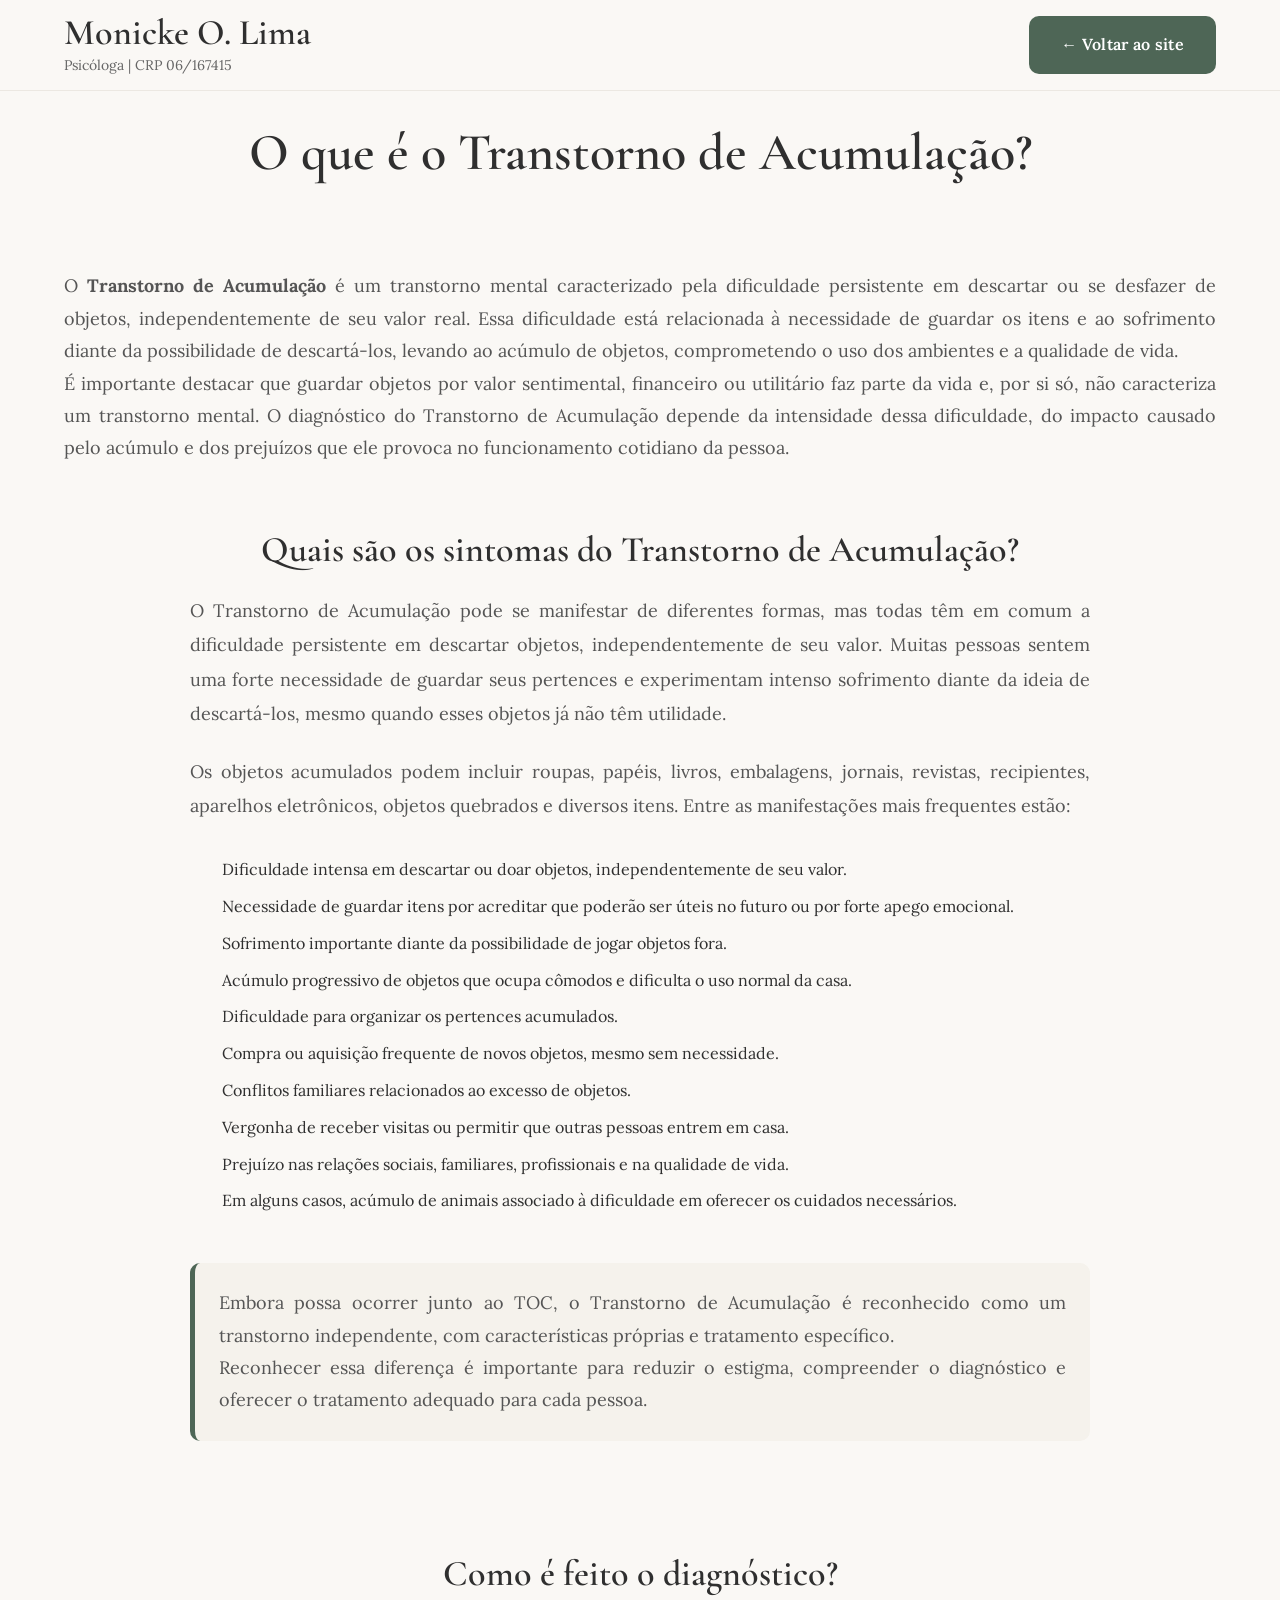
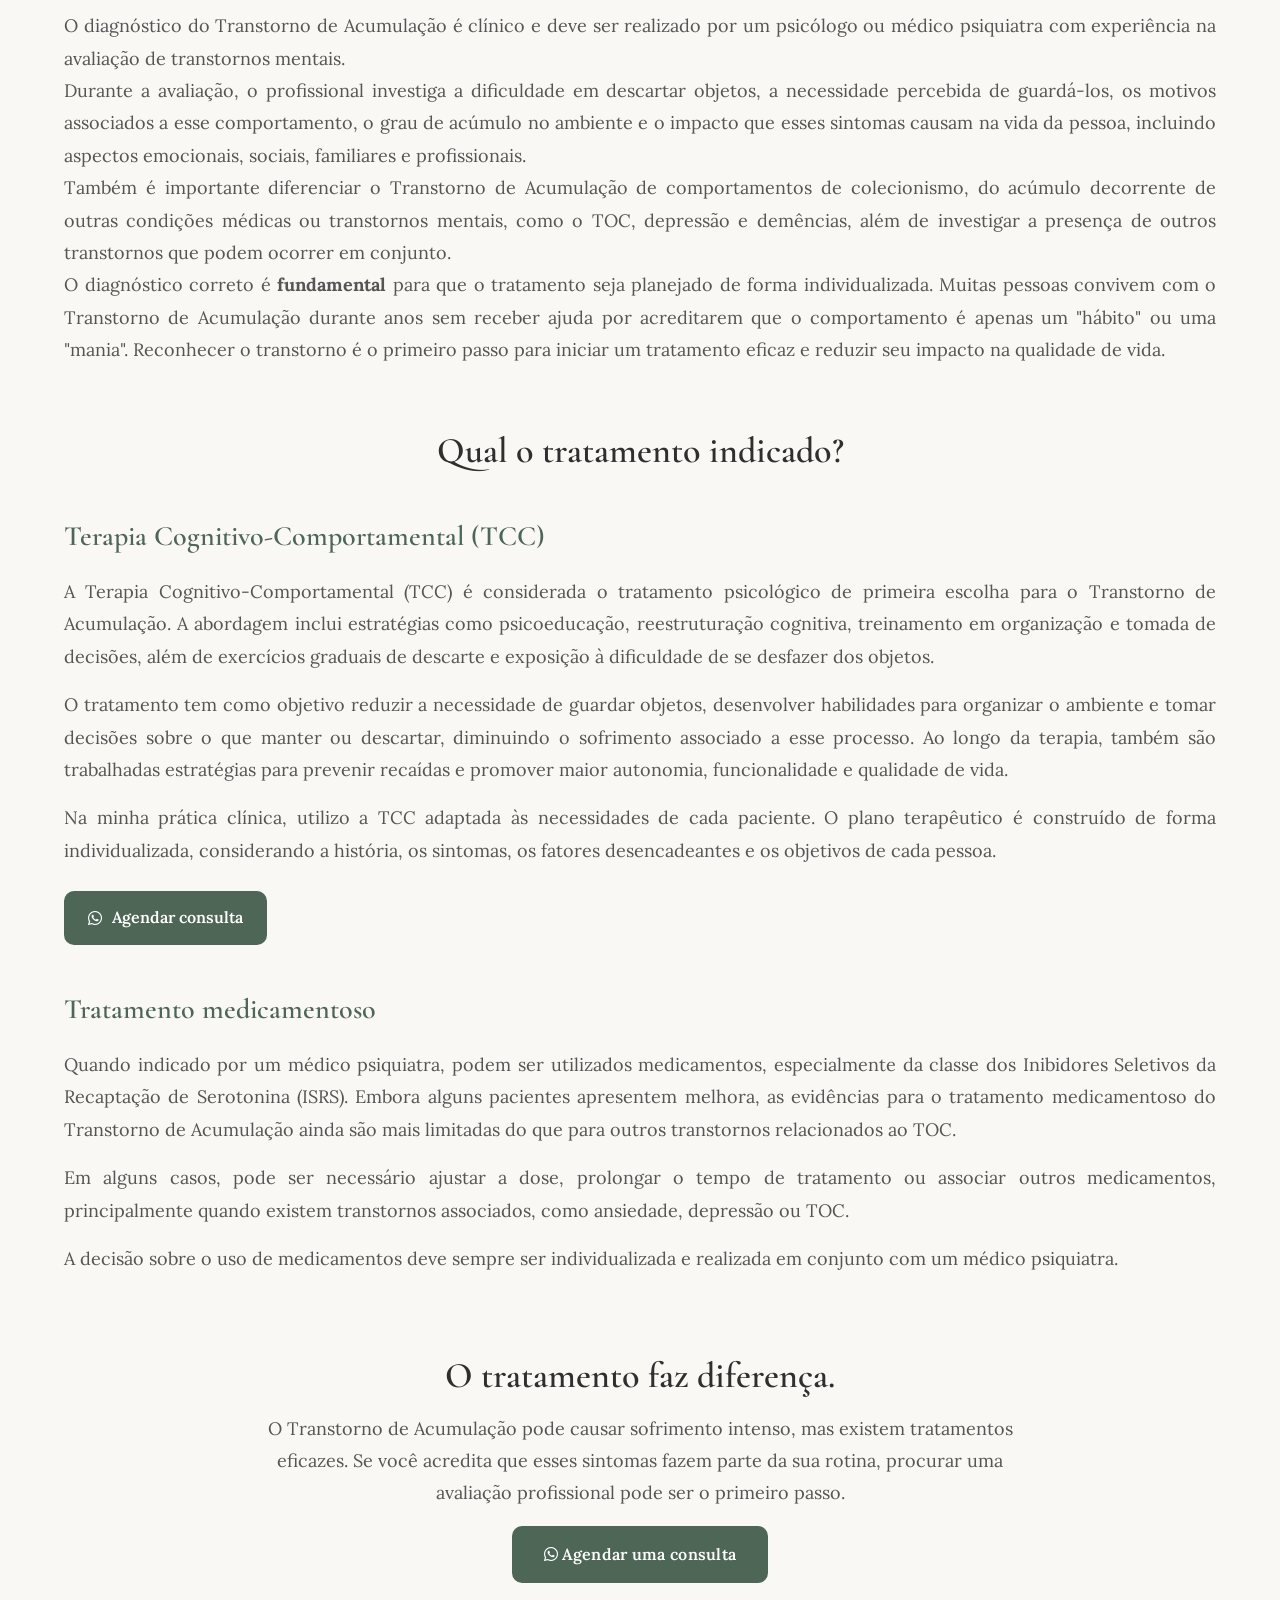
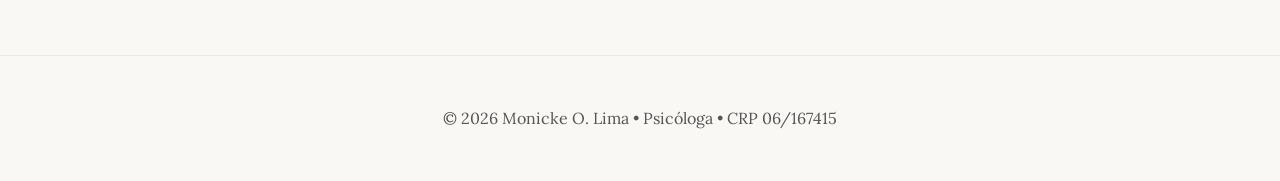
<file: pages/acumulacao.html>
<!DOCTYPE html>
<html lang="pt-BR">
<head>
<meta charset="UTF-8">
<meta name="viewport" content="width=device-width, initial-scale=1.0">
<title>Transtorno de Acumulação | Monicke O. Lima</title>
<link rel="stylesheet" href="../style.css">
<link rel="stylesheet" href="https://cdnjs.cloudflare.com/ajax/libs/font-awesome/6.7.2/css/all.min.css">
</head>
<body>

<header>
<nav class="container">
<div class="logo">
<h2>Monicke O. Lima</h2>
<p>Psicóloga | CRP 06/167415</p>
</div>
<a href="../index.html" class="botao">← Voltar ao site</a>
</nav>
</header>

<main>

<section>
<div class="container">
<div class="titulo-secao">
<h1>O que é o Transtorno de Acumulação?</h1>
</div>
</div>
</section>

<section>
<div class="container">
<p>O <strong>Transtorno de Acumulação</strong> é um transtorno mental caracterizado pela dificuldade persistente em descartar ou se desfazer de objetos, independentemente de seu valor real. Essa dificuldade está relacionada à necessidade de guardar os itens e ao sofrimento diante da possibilidade de descartá-los, levando ao acúmulo de objetos, comprometendo o uso dos ambientes e a qualidade de vida.</p>
<p>É importante destacar que guardar objetos por valor sentimental, financeiro ou utilitário faz parte da vida e, por si só, não caracteriza um transtorno mental. O diagnóstico do Transtorno de Acumulação depende da intensidade dessa dificuldade, do impacto causado pelo acúmulo e dos prejuízos que ele provoca no funcionamento cotidiano da pessoa.</p>
</div>
</section>

<section id="sintomas">
<div class="container">
<div class="titulo-secao">
<h2>Quais são os sintomas do Transtorno de Acumulação?</h2>
</div>
<p class="texto-artigo">O Transtorno de Acumulação pode se manifestar de diferentes formas, mas todas têm em comum a dificuldade persistente em descartar objetos, independentemente de seu valor. Muitas pessoas sentem uma forte necessidade de guardar seus pertences e experimentam intenso sofrimento diante da ideia de descartá-los, mesmo quando esses objetos já não têm utilidade.</p>
<p class="texto-artigo">Os objetos acumulados podem incluir roupas, papéis, livros, embalagens, jornais, revistas, recipientes, aparelhos eletrônicos, objetos quebrados e diversos itens. Entre as manifestações mais frequentes estão:</p>
<div class="dimensao">
<ul>
<li>Dificuldade intensa em descartar ou doar objetos, independentemente de seu valor.</li>
<li>Necessidade de guardar itens por acreditar que poderão ser úteis no futuro ou por forte apego emocional.</li>
<li>Sofrimento importante diante da possibilidade de jogar objetos fora.</li>
<li>Acúmulo progressivo de objetos que ocupa cômodos e dificulta o uso normal da casa.</li>
<li>Dificuldade para organizar os pertences acumulados.</li>
<li>Compra ou aquisição frequente de novos objetos, mesmo sem necessidade.</li>
<li>Conflitos familiares relacionados ao excesso de objetos.</li>
<li>Vergonha de receber visitas ou permitir que outras pessoas entrem em casa.</li>
<li>Prejuízo nas relações sociais, familiares, profissionais e na qualidade de vida.</li>
<li>Em alguns casos, acúmulo de animais associado à dificuldade em oferecer os cuidados necessários.</li>
</ul>
</div>
<div class="observacao">
<p>Embora possa ocorrer junto ao TOC, o Transtorno de Acumulação é reconhecido como um transtorno independente, com características próprias e tratamento específico.</p>
<p>Reconhecer essa diferença é importante para reduzir o estigma, compreender o diagnóstico e oferecer o tratamento adequado para cada pessoa.</p>
</div>
</div>
</section>

<section>
<div class="container">
<h2>Como é feito o diagnóstico?</h2>
<p>O diagnóstico do Transtorno de Acumulação é clínico e deve ser realizado por um psicólogo ou médico psiquiatra com experiência na avaliação de transtornos mentais.</p>
<p>Durante a avaliação, o profissional investiga a dificuldade em descartar objetos, a necessidade percebida de guardá-los, os motivos associados a esse comportamento, o grau de acúmulo no ambiente e o impacto que esses sintomas causam na vida da pessoa, incluindo aspectos emocionais, sociais, familiares e profissionais.</p>
<p>Também é importante diferenciar o Transtorno de Acumulação de comportamentos de colecionismo, do acúmulo decorrente de outras condições médicas ou transtornos mentais, como o TOC, depressão e demências, além de investigar a presença de outros transtornos que podem ocorrer em conjunto.</p>
<p>O diagnóstico correto é <strong>fundamental</strong> para que o tratamento seja planejado de forma individualizada. Muitas pessoas convivem com o Transtorno de Acumulação durante anos sem receber ajuda por acreditarem que o comportamento é apenas um "hábito" ou uma "mania". Reconhecer o transtorno é o primeiro passo para iniciar um tratamento eficaz e reduzir seu impacto na qualidade de vida.</p>
</div>
</section>

<section id="tratamento">
<div class="container">
<div class="titulo-secao">
<h2>Qual o tratamento indicado?</h2>
</div>

<div class="bloco-tratamento">
<h3>Terapia Cognitivo-Comportamental (TCC)</h3>
<p>A Terapia Cognitivo-Comportamental (TCC) é considerada o tratamento psicológico de primeira escolha para o Transtorno de Acumulação. A abordagem inclui estratégias como psicoeducação, reestruturação cognitiva, treinamento em organização e tomada de decisões, além de exercícios graduais de descarte e exposição à dificuldade de se desfazer dos objetos.</p>
<p>O tratamento tem como objetivo reduzir a necessidade de guardar objetos, desenvolver habilidades para organizar o ambiente e tomar decisões sobre o que manter ou descartar, diminuindo o sofrimento associado a esse processo. Ao longo da terapia, também são trabalhadas estratégias para prevenir recaídas e promover maior autonomia, funcionalidade e qualidade de vida.</p>
<p>Na minha prática clínica, utilizo a TCC adaptada às necessidades de cada paciente. O plano terapêutico é construído de forma individualizada, considerando a história, os sintomas, os fatores desencadeantes e os objetivos de cada pessoa.</p>
<a href="https://wa.me/5511976210962?text=Olá,%20Monicke!%20Gostaria%20de%20mais%20informações%20sobre%20consulta." target="_blank" class="botao-whatsapp">
<i class="fa-brands fa-whatsapp"></i>
Agendar consulta
</a>
</div>

<div class="bloco-tratamento">
<h3>Tratamento medicamentoso</h3>
<p>Quando indicado por um médico psiquiatra, podem ser utilizados medicamentos, especialmente da classe dos Inibidores Seletivos da Recaptação de Serotonina (ISRS). Embora alguns pacientes apresentem melhora, as evidências para o tratamento medicamentoso do Transtorno de Acumulação ainda são mais limitadas do que para outros transtornos relacionados ao TOC.</p>
<p>Em alguns casos, pode ser necessário ajustar a dose, prolongar o tempo de tratamento ou associar outros medicamentos, principalmente quando existem transtornos associados, como ansiedade, depressão ou TOC.</p>
<p>A decisão sobre o uso de medicamentos deve sempre ser individualizada e realizada em conjunto com um médico psiquiatra.</p>
</div>

</div>
</section>

<section>
<div class="container">
<div class="titulo-secao">
<h2>O tratamento faz diferença.</h2>
<p>O Transtorno de Acumulação pode causar sofrimento intenso, mas existem tratamentos eficazes. Se você acredita que esses sintomas fazem parte da sua rotina, procurar uma avaliação profissional pode ser o primeiro passo.</p>
<a href="https://wa.me/5511976210962" target="_blank" class="botao">
<i class="fa-brands fa-whatsapp"></i>
Agendar uma consulta
</a>
</div>
</div>
</section>

</main>

<footer>
<div class="container">
<p>© 2026 Monicke O. Lima • Psicóloga • CRP 06/167415</p>
</div>
</footer>

</body>
</html>
</file>
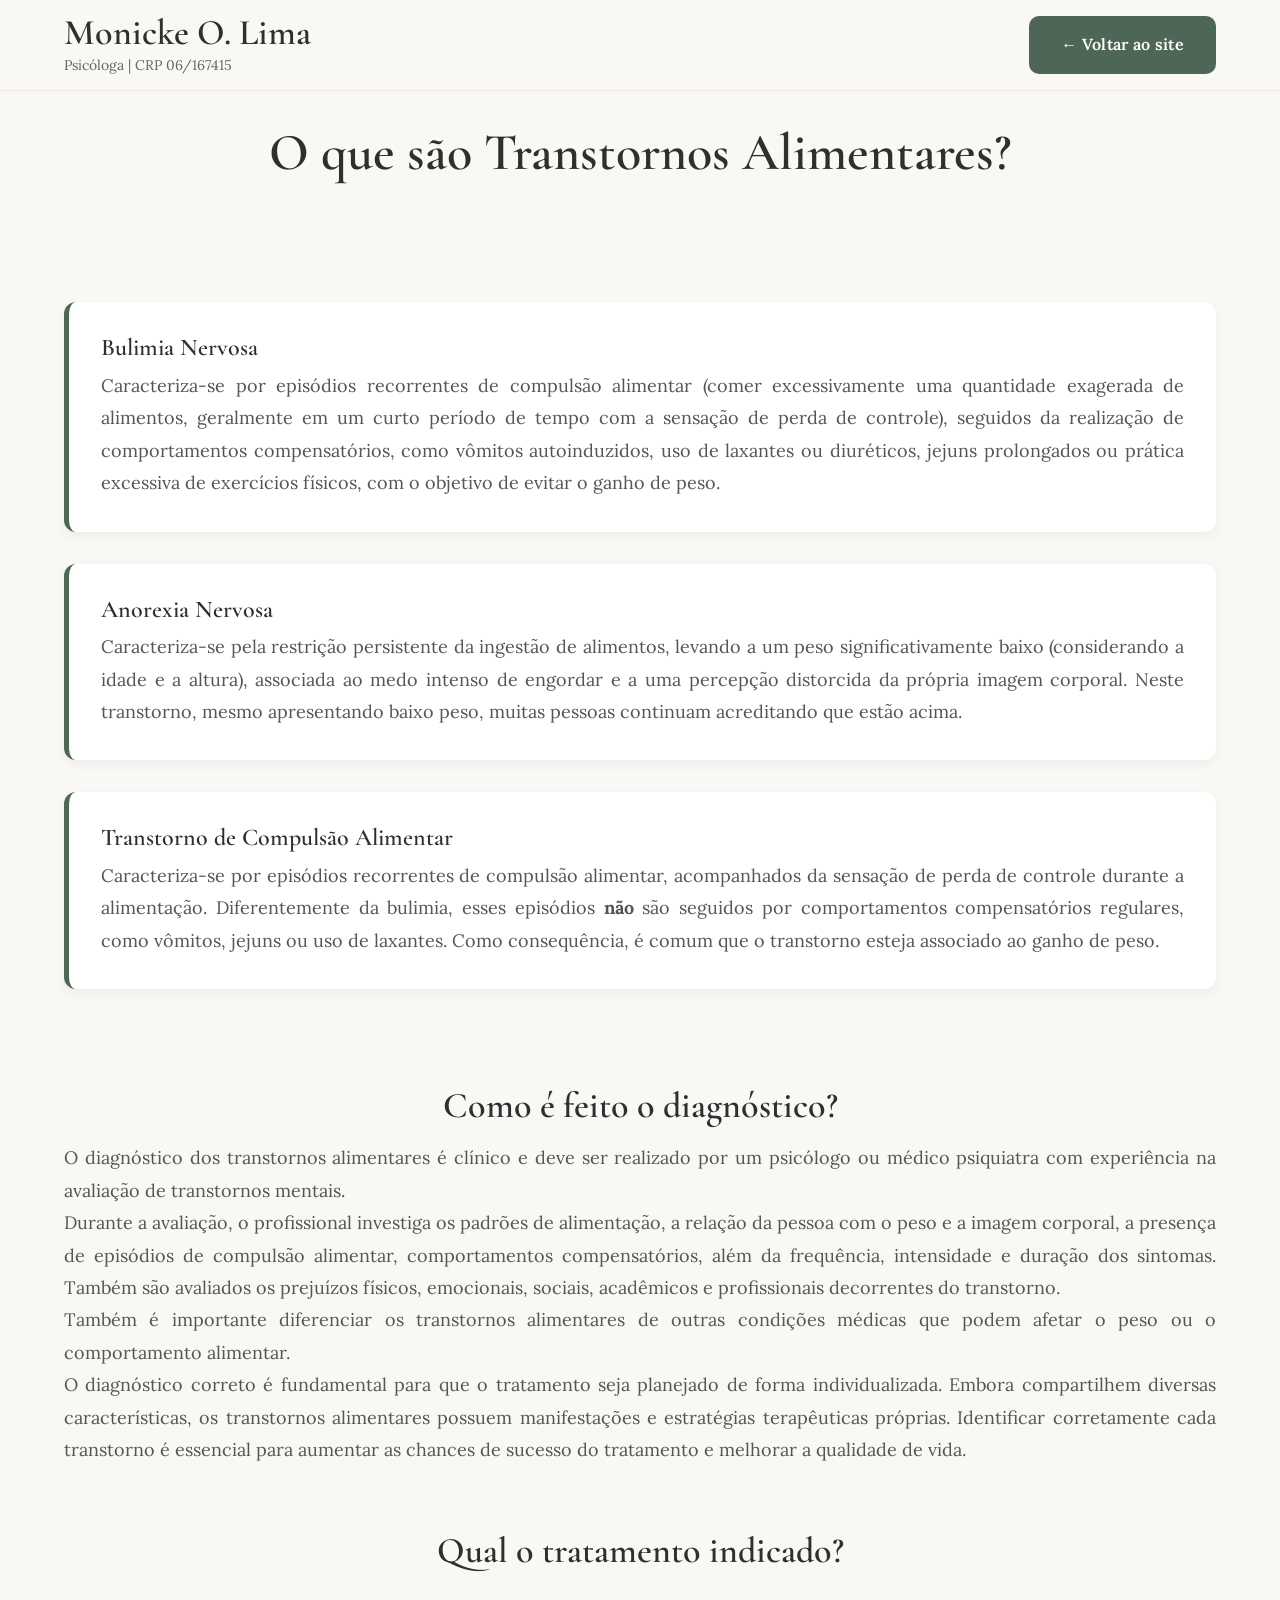
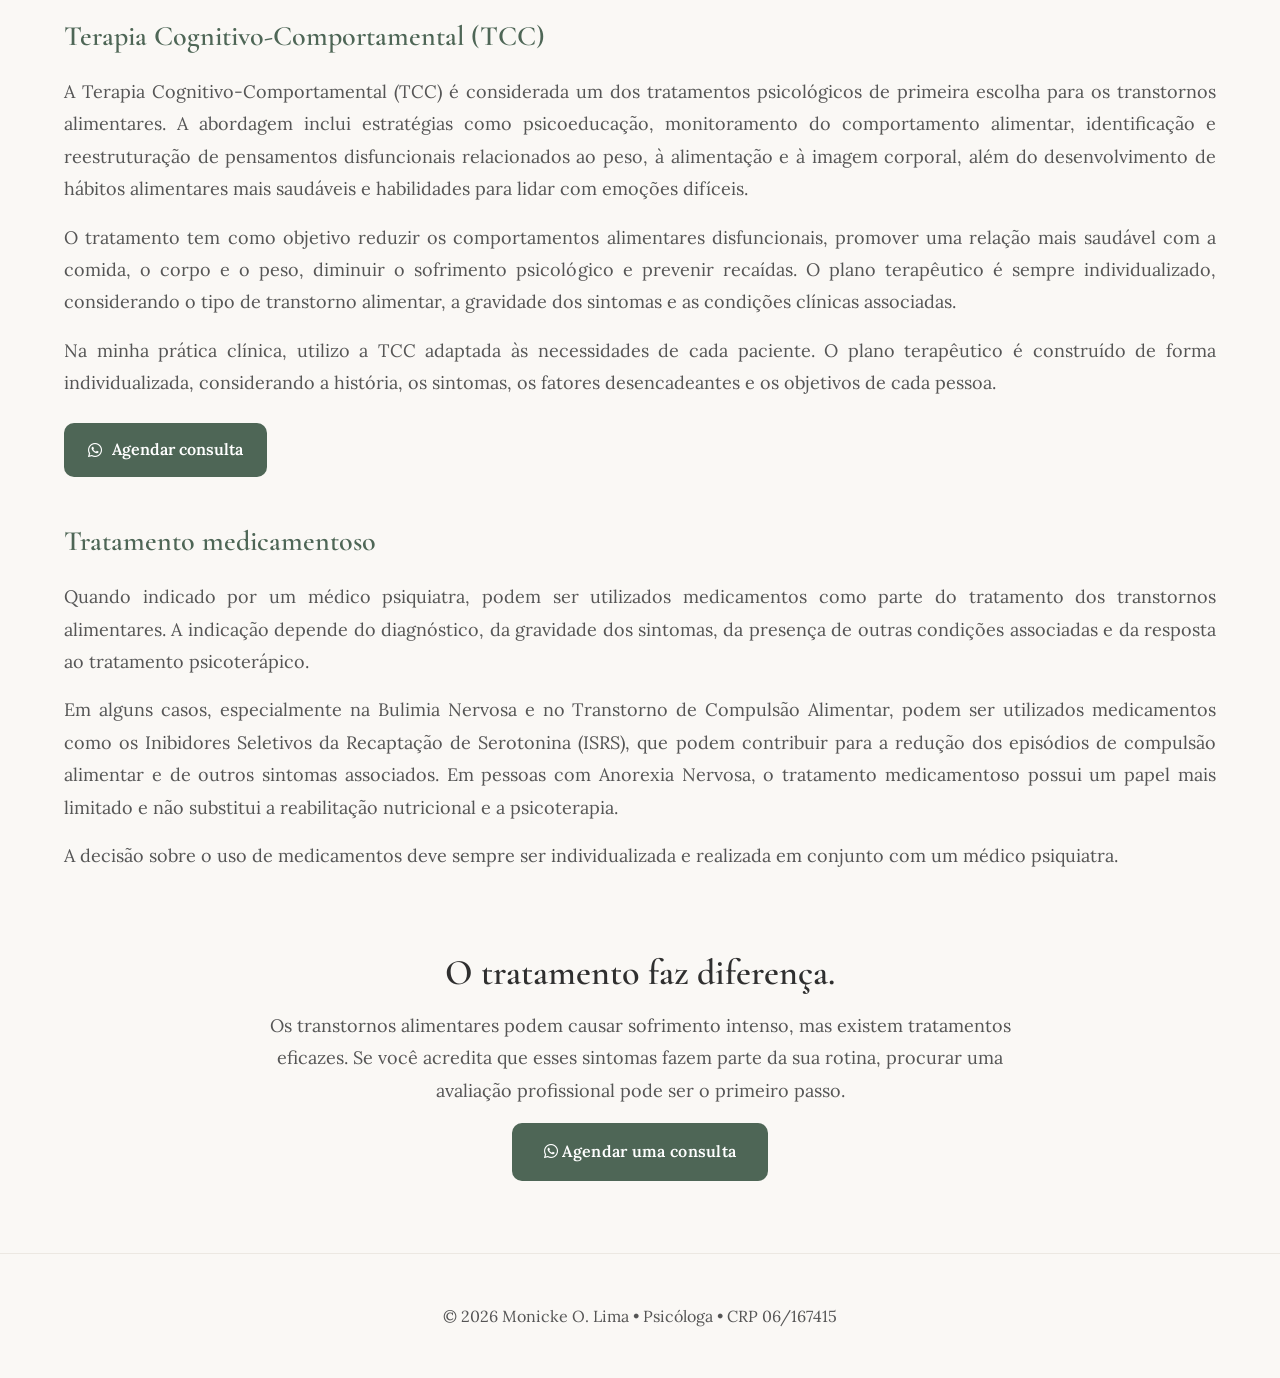
<file: pages/alimentares.html>
<!DOCTYPE html>
<html lang="pt-BR">
<head>
<meta charset="UTF-8">
<meta name="viewport" content="width=device-width, initial-scale=1.0">
<title>Transtornos Alimentares | Monicke O. Lima</title>
<link rel="stylesheet" href="../style.css">
<link rel="stylesheet" href="https://cdnjs.cloudflare.com/ajax/libs/font-awesome/6.7.2/css/all.min.css">
</head>
<body>

<header>
<nav class="container">
<div class="logo">
<h2>Monicke O. Lima</h2>
<p>Psicóloga | CRP 06/167415</p>
</div>
<a href="../index.html" class="botao">← Voltar ao site</a>
</nav>
</header>

<main>

<section>
<div class="container">
<div class="titulo-secao">
<h1>O que são Transtornos Alimentares?</h1>
</div>
</div>
</section>

<section>
<div class="container">

<div class="alimentares-card">
<h3>Bulimia Nervosa</h3>
<p>Caracteriza-se por episódios recorrentes de compulsão alimentar (comer excessivamente uma quantidade exagerada de alimentos, geralmente em um curto período de tempo com a sensação de perda de controle), seguidos da realização de comportamentos compensatórios, como vômitos autoinduzidos, uso de laxantes ou diuréticos, jejuns prolongados ou prática excessiva de exercícios físicos, com o objetivo de evitar o ganho de peso.</p>
</div>

<div class="alimentares-card">
<h3>Anorexia Nervosa</h3>
<p>Caracteriza-se pela restrição persistente da ingestão de alimentos, levando a um peso significativamente baixo (considerando a idade e a altura), associada ao medo intenso de engordar e a uma percepção distorcida da própria imagem corporal. Neste transtorno, mesmo apresentando baixo peso, muitas pessoas continuam acreditando que estão acima.</p>
</div>

<div class="alimentares-card">
<h3>Transtorno de Compulsão Alimentar</h3>
<p>Caracteriza-se por episódios recorrentes de compulsão alimentar, acompanhados da sensação de perda de controle durante a alimentação. Diferentemente da bulimia, esses episódios <strong>não</strong> são seguidos por comportamentos compensatórios regulares, como vômitos, jejuns ou uso de laxantes. Como consequência, é comum que o transtorno esteja associado ao ganho de peso.</p>
</div>

</div>
</section>

<section>
<div class="container">
<h2>Como é feito o diagnóstico?</h2>
<p>O diagnóstico dos transtornos alimentares é clínico e deve ser realizado por um psicólogo ou médico psiquiatra com experiência na avaliação de transtornos mentais.</p>
<p>Durante a avaliação, o profissional investiga os padrões de alimentação, a relação da pessoa com o peso e a imagem corporal, a presença de episódios de compulsão alimentar, comportamentos compensatórios, além da frequência, intensidade e duração dos sintomas. Também são avaliados os prejuízos físicos, emocionais, sociais, acadêmicos e profissionais decorrentes do transtorno.</p>
<p>Também é importante diferenciar os transtornos alimentares de outras condições médicas que podem afetar o peso ou o comportamento alimentar.</p>
<p>O diagnóstico correto é fundamental para que o tratamento seja planejado de forma individualizada. Embora compartilhem diversas características, os transtornos alimentares possuem manifestações e estratégias terapêuticas próprias. Identificar corretamente cada transtorno é essencial para aumentar as chances de sucesso do tratamento e melhorar a qualidade de vida.</p>
</div>
</section>

<section id="tratamento">
<div class="container">
<div class="titulo-secao">
<h2>Qual o tratamento indicado?</h2>
</div>

<div class="bloco-tratamento">
<h3>Terapia Cognitivo-Comportamental (TCC)</h3>
<p>A Terapia Cognitivo-Comportamental (TCC) é considerada um dos tratamentos psicológicos de primeira escolha para os transtornos alimentares. A abordagem inclui estratégias como psicoeducação, monitoramento do comportamento alimentar, identificação e reestruturação de pensamentos disfuncionais relacionados ao peso, à alimentação e à imagem corporal, além do desenvolvimento de hábitos alimentares mais saudáveis e habilidades para lidar com emoções difíceis.</p>
<p>O tratamento tem como objetivo reduzir os comportamentos alimentares disfuncionais, promover uma relação mais saudável com a comida, o corpo e o peso, diminuir o sofrimento psicológico e prevenir recaídas. O plano terapêutico é sempre individualizado, considerando o tipo de transtorno alimentar, a gravidade dos sintomas e as condições clínicas associadas.</p>
<p>Na minha prática clínica, utilizo a TCC adaptada às necessidades de cada paciente. O plano terapêutico é construído de forma individualizada, considerando a história, os sintomas, os fatores desencadeantes e os objetivos de cada pessoa.</p>
<a href="https://wa.me/5511976210962?text=Olá,%20Monicke!%20Gostaria%20de%20mais%20informações%20sobre%20consulta." target="_blank" class="botao-whatsapp">
<i class="fa-brands fa-whatsapp"></i>
Agendar consulta
</a>
</div>

<div class="bloco-tratamento">
<h3>Tratamento medicamentoso</h3>
<p>Quando indicado por um médico psiquiatra, podem ser utilizados medicamentos como parte do tratamento dos transtornos alimentares. A indicação depende do diagnóstico, da gravidade dos sintomas, da presença de outras condições associadas e da resposta ao tratamento psicoterápico.</p>
<p>Em alguns casos, especialmente na Bulimia Nervosa e no Transtorno de Compulsão Alimentar, podem ser utilizados medicamentos como os Inibidores Seletivos da Recaptação de Serotonina (ISRS), que podem contribuir para a redução dos episódios de compulsão alimentar e de outros sintomas associados. Em pessoas com Anorexia Nervosa, o tratamento medicamentoso possui um papel mais limitado e não substitui a reabilitação nutricional e a psicoterapia.</p>
<p>A decisão sobre o uso de medicamentos deve sempre ser individualizada e realizada em conjunto com um médico psiquiatra.</p>
</div>

</div>
</section>

<section>
<div class="container">
<div class="titulo-secao">
<h2>O tratamento faz diferença.</h2>
<p>Os transtornos alimentares podem causar sofrimento intenso, mas existem tratamentos eficazes. Se você acredita que esses sintomas fazem parte da sua rotina, procurar uma avaliação profissional pode ser o primeiro passo.</p>
<a href="https://wa.me/5511976210962" target="_blank" class="botao">
<i class="fa-brands fa-whatsapp"></i>
Agendar uma consulta
</a>
</div>
</div>
</section>

</main>

<footer>
<div class="container">
<p>© 2026 Monicke O. Lima • Psicóloga • CRP 06/167415</p>
</div>
</footer>

</body>
</html>
</file>
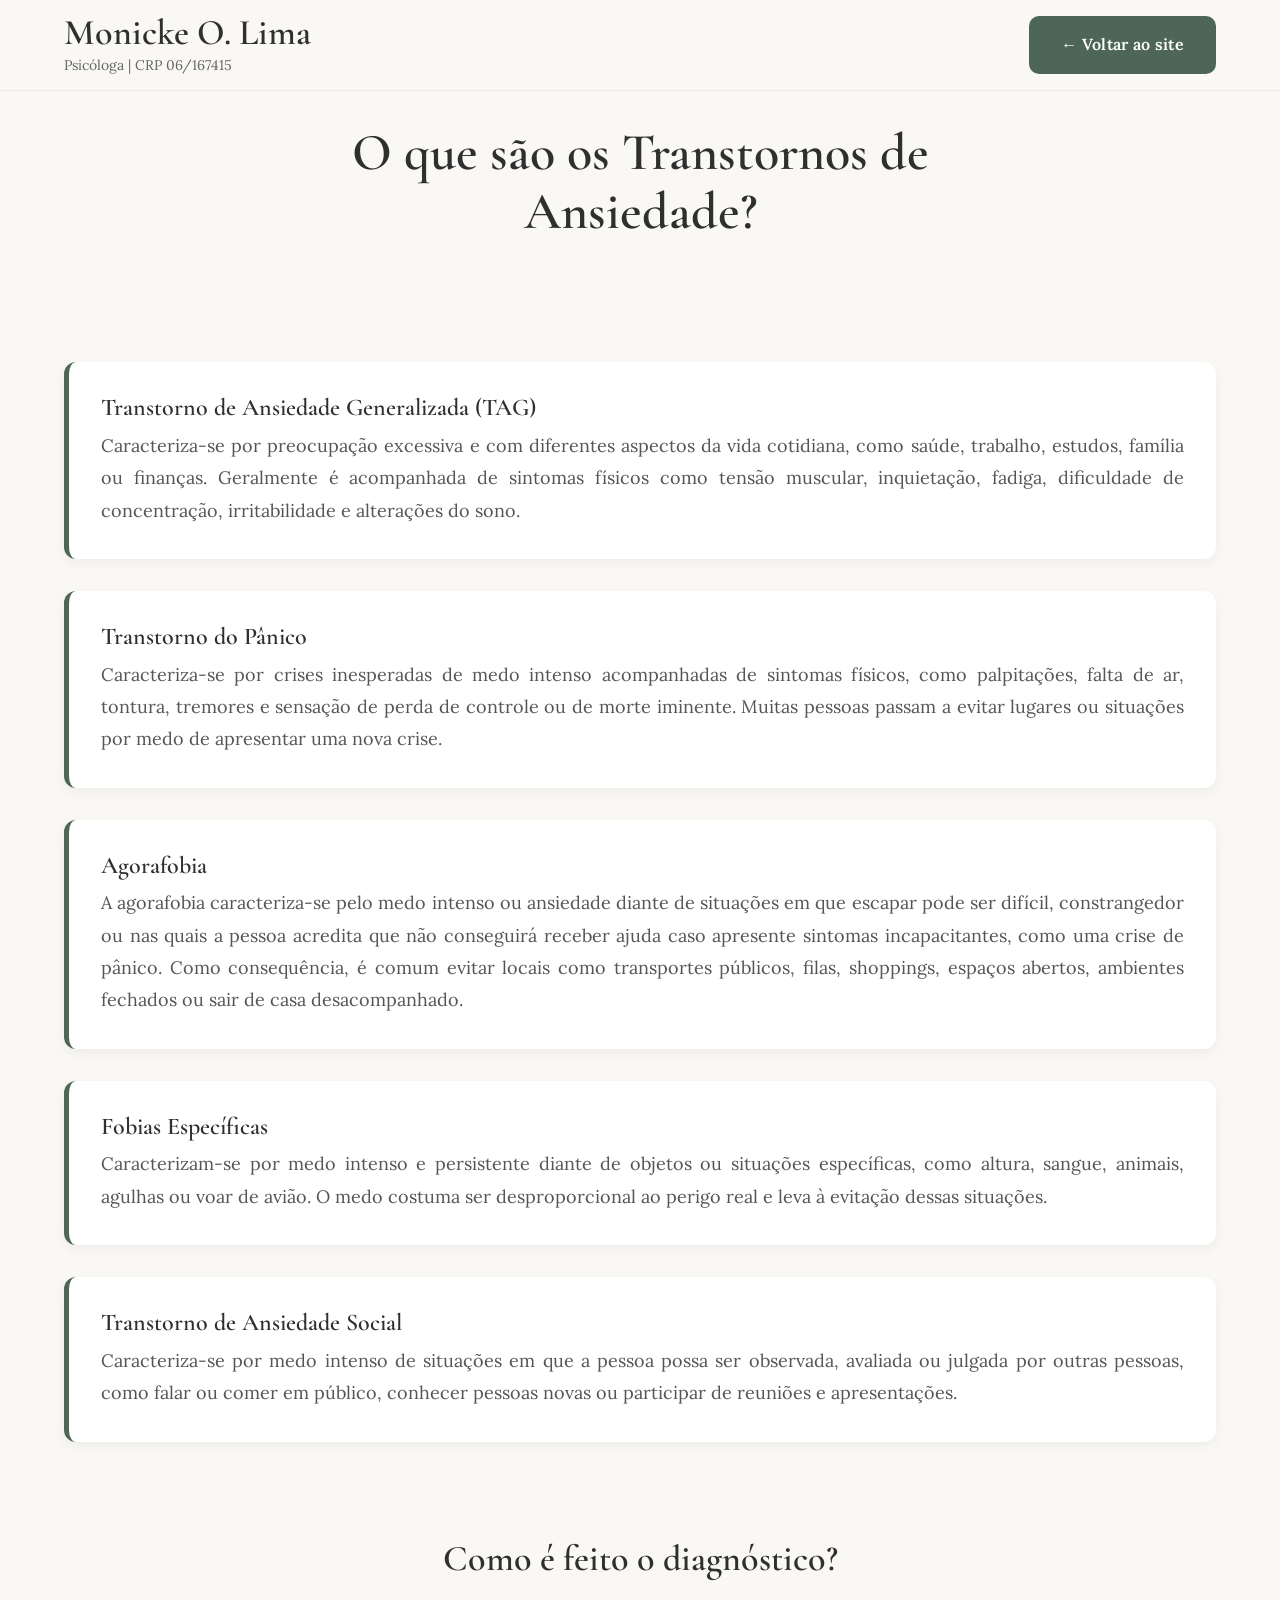
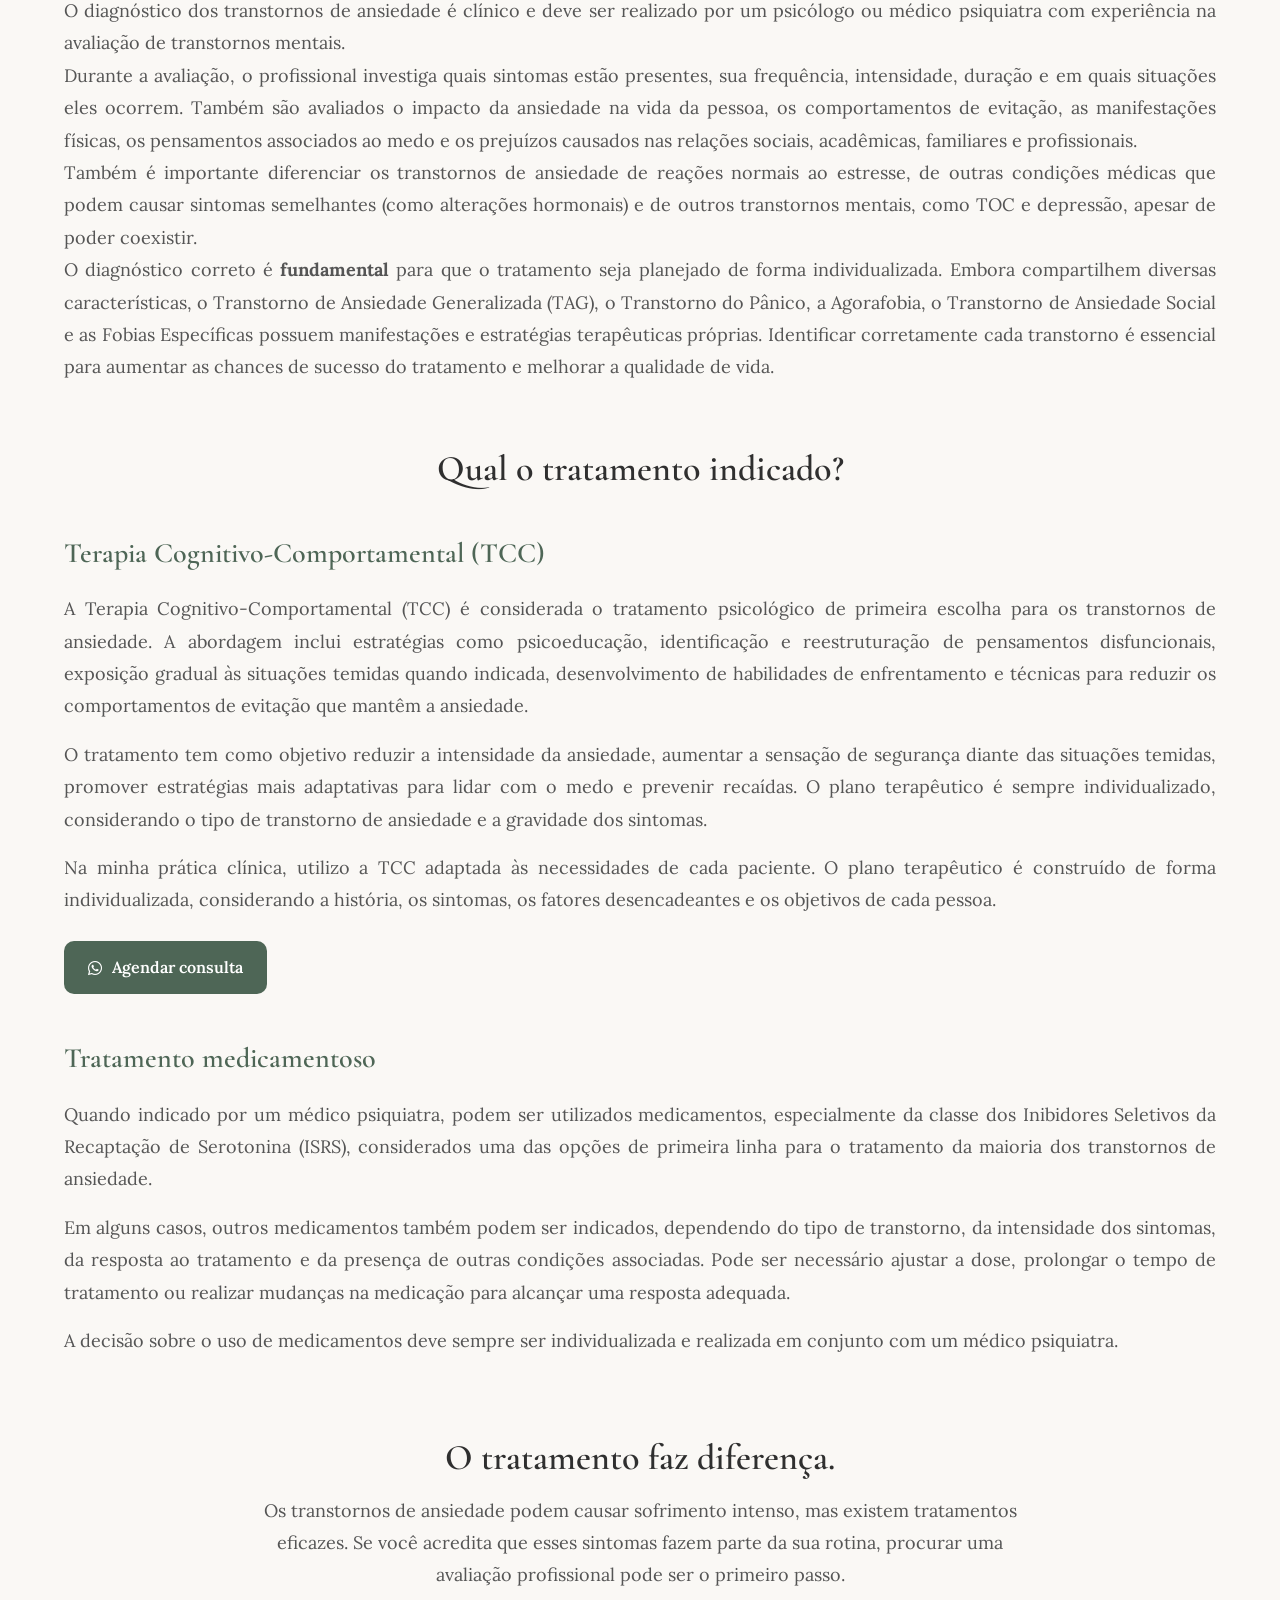
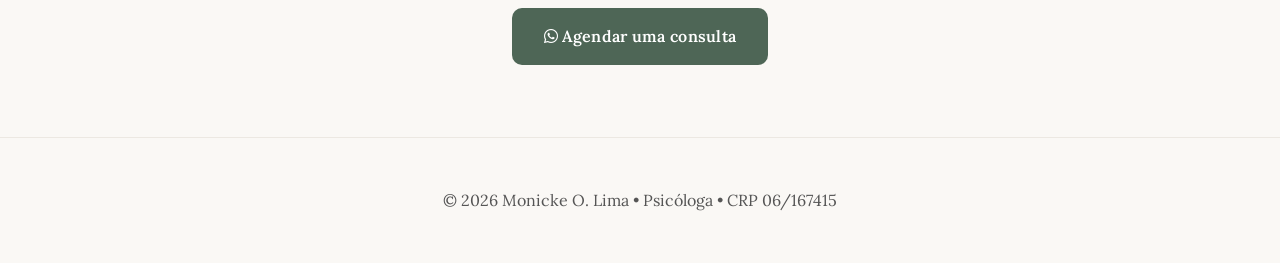
<file: pages/ansiedade.html>
<!DOCTYPE html>
<html lang="pt-BR">
<head>
<meta charset="UTF-8">
<meta name="viewport" content="width=device-width, initial-scale=1.0">
<title>Transtornos de Ansiedade | Monicke O. Lima</title>
<link rel="stylesheet" href="../style.css">
<link rel="stylesheet" href="https://cdnjs.cloudflare.com/ajax/libs/font-awesome/6.7.2/css/all.min.css">
</head>
<body>

<header>
<nav class="container">
<div class="logo">
<h2>Monicke O. Lima</h2>
<p>Psicóloga | CRP 06/167415</p>
</div>
<a href="../index.html" class="botao">← Voltar ao site</a>
</nav>
</header>

<main>

<section>
<div class="container">
<div class="titulo-secao">
<h1>O que são os Transtornos de Ansiedade?</h1>
</div>
</div>
</section>

<section>
<div class="container">

<div class="ansiedade-card">
<h3>Transtorno de Ansiedade Generalizada (TAG)</h3>
<p>Caracteriza-se por preocupação excessiva e com diferentes aspectos da vida cotidiana, como saúde, trabalho, estudos, família ou finanças. Geralmente é acompanhada de sintomas físicos como tensão muscular, inquietação, fadiga, dificuldade de concentração, irritabilidade e alterações do sono.</p>
</div>

<div class="ansiedade-card">
<h3>Transtorno do Pânico</h3>
<p>Caracteriza-se por crises inesperadas de medo intenso acompanhadas de sintomas físicos, como palpitações, falta de ar, tontura, tremores e sensação de perda de controle ou de morte iminente. Muitas pessoas passam a evitar lugares ou situações por medo de apresentar uma nova crise.</p>
</div>

<div class="ansiedade-card">
<h3>Agorafobia</h3>
<p>A agorafobia caracteriza-se pelo medo intenso ou ansiedade diante de situações em que escapar pode ser difícil, constrangedor ou nas quais a pessoa acredita que não conseguirá receber ajuda caso apresente sintomas incapacitantes, como uma crise de pânico. Como consequência, é comum evitar locais como transportes públicos, filas, shoppings, espaços abertos, ambientes fechados ou sair de casa desacompanhado.</p>
</div>

<div class="ansiedade-card">
<h3>Fobias Específicas</h3>
<p>Caracterizam-se por medo intenso e persistente diante de objetos ou situações específicas, como altura, sangue, animais, agulhas ou voar de avião. O medo costuma ser desproporcional ao perigo real e leva à evitação dessas situações.</p>
</div>

<div class="ansiedade-card">
<h3>Transtorno de Ansiedade Social</h3>
<p>Caracteriza-se por medo intenso de situações em que a pessoa possa ser observada, avaliada ou julgada por outras pessoas, como falar ou comer em público, conhecer pessoas novas ou participar de reuniões e apresentações.</p>
</div>

</div>
</section>

<section>
<div class="container">
<h2>Como é feito o diagnóstico?</h2>
<p>O diagnóstico dos transtornos de ansiedade é clínico e deve ser realizado por um psicólogo ou médico psiquiatra com experiência na avaliação de transtornos mentais.</p>
<p>Durante a avaliação, o profissional investiga quais sintomas estão presentes, sua frequência, intensidade, duração e em quais situações eles ocorrem. Também são avaliados o impacto da ansiedade na vida da pessoa, os comportamentos de evitação, as manifestações físicas, os pensamentos associados ao medo e os prejuízos causados nas relações sociais, acadêmicas, familiares e profissionais.</p>
<p>Também é importante diferenciar os transtornos de ansiedade de reações normais ao estresse, de outras condições médicas que podem causar sintomas semelhantes (como alterações hormonais) e de outros transtornos mentais, como TOC e depressão, apesar de poder coexistir.</p>
<p>O diagnóstico correto é <strong>fundamental</strong> para que o tratamento seja planejado de forma individualizada. Embora compartilhem diversas características, o Transtorno de Ansiedade Generalizada (TAG), o Transtorno do Pânico, a Agorafobia, o Transtorno de Ansiedade Social e as Fobias Específicas possuem manifestações e estratégias terapêuticas próprias. Identificar corretamente cada transtorno é essencial para aumentar as chances de sucesso do tratamento e melhorar a qualidade de vida.</p>
</div>
</section>

<section id="tratamento">
<div class="container">
<div class="titulo-secao">
<h2>Qual o tratamento indicado?</h2>
</div>

<div class="bloco-tratamento">
<h3>Terapia Cognitivo-Comportamental (TCC)</h3>
<p>A Terapia Cognitivo-Comportamental (TCC) é considerada o tratamento psicológico de primeira escolha para os transtornos de ansiedade. A abordagem inclui estratégias como psicoeducação, identificação e reestruturação de pensamentos disfuncionais, exposição gradual às situações temidas quando indicada, desenvolvimento de habilidades de enfrentamento e técnicas para reduzir os comportamentos de evitação que mantêm a ansiedade.</p>
<p>O tratamento tem como objetivo reduzir a intensidade da ansiedade, aumentar a sensação de segurança diante das situações temidas, promover estratégias mais adaptativas para lidar com o medo e prevenir recaídas. O plano terapêutico é sempre individualizado, considerando o tipo de transtorno de ansiedade e a gravidade dos sintomas.</p>
<p>Na minha prática clínica, utilizo a TCC adaptada às necessidades de cada paciente. O plano terapêutico é construído de forma individualizada, considerando a história, os sintomas, os fatores desencadeantes e os objetivos de cada pessoa.</p>
<a href="https://wa.me/5511976210962?text=Olá,%20Monicke!%20Gostaria%20de%20mais%20informações%20sobre%20consulta." target="_blank" class="botao-whatsapp">
<i class="fa-brands fa-whatsapp"></i>
Agendar consulta
</a>
</div>

<div class="bloco-tratamento">
<h3>Tratamento medicamentoso</h3>
<p>Quando indicado por um médico psiquiatra, podem ser utilizados medicamentos, especialmente da classe dos Inibidores Seletivos da Recaptação de Serotonina (ISRS), considerados uma das opções de primeira linha para o tratamento da maioria dos transtornos de ansiedade.</p>
<p>Em alguns casos, outros medicamentos também podem ser indicados, dependendo do tipo de transtorno, da intensidade dos sintomas, da resposta ao tratamento e da presença de outras condições associadas. Pode ser necessário ajustar a dose, prolongar o tempo de tratamento ou realizar mudanças na medicação para alcançar uma resposta adequada.</p>
<p>A decisão sobre o uso de medicamentos deve sempre ser individualizada e realizada em conjunto com um médico psiquiatra.</p>
</div>

</div>
</section>

<section>
<div class="container">
<div class="titulo-secao">
<h2>O tratamento faz diferença.</h2>
<p>Os transtornos de ansiedade podem causar sofrimento intenso, mas existem tratamentos eficazes. Se você acredita que esses sintomas fazem parte da sua rotina, procurar uma avaliação profissional pode ser o primeiro passo.</p>
<a href="https://wa.me/5511976210962" target="_blank" class="botao">
<i class="fa-brands fa-whatsapp"></i>
Agendar uma consulta
</a>
</div>
</div>
</section>

</main>

<footer>
<div class="container">
<p>© 2026 Monicke O. Lima • Psicóloga • CRP 06/167415</p>
</div>
</footer>

</body>
</html>
</file>
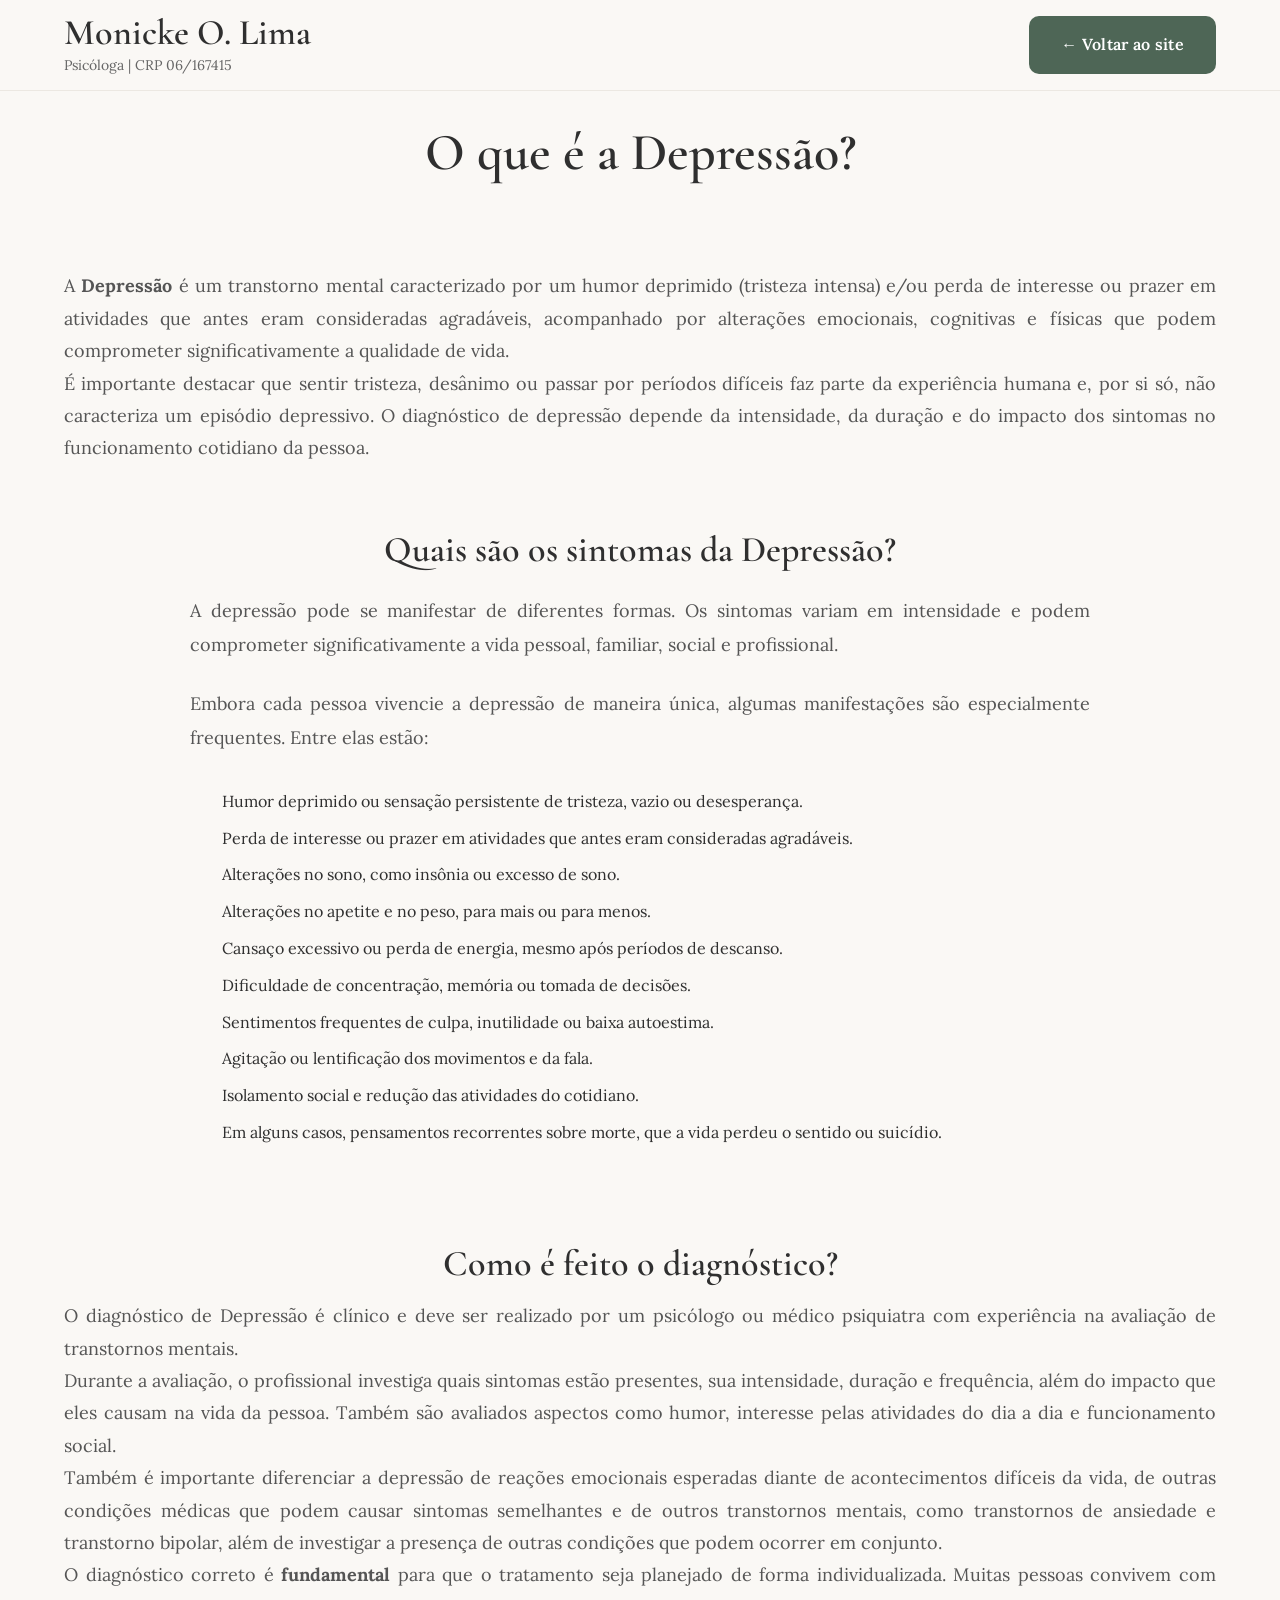
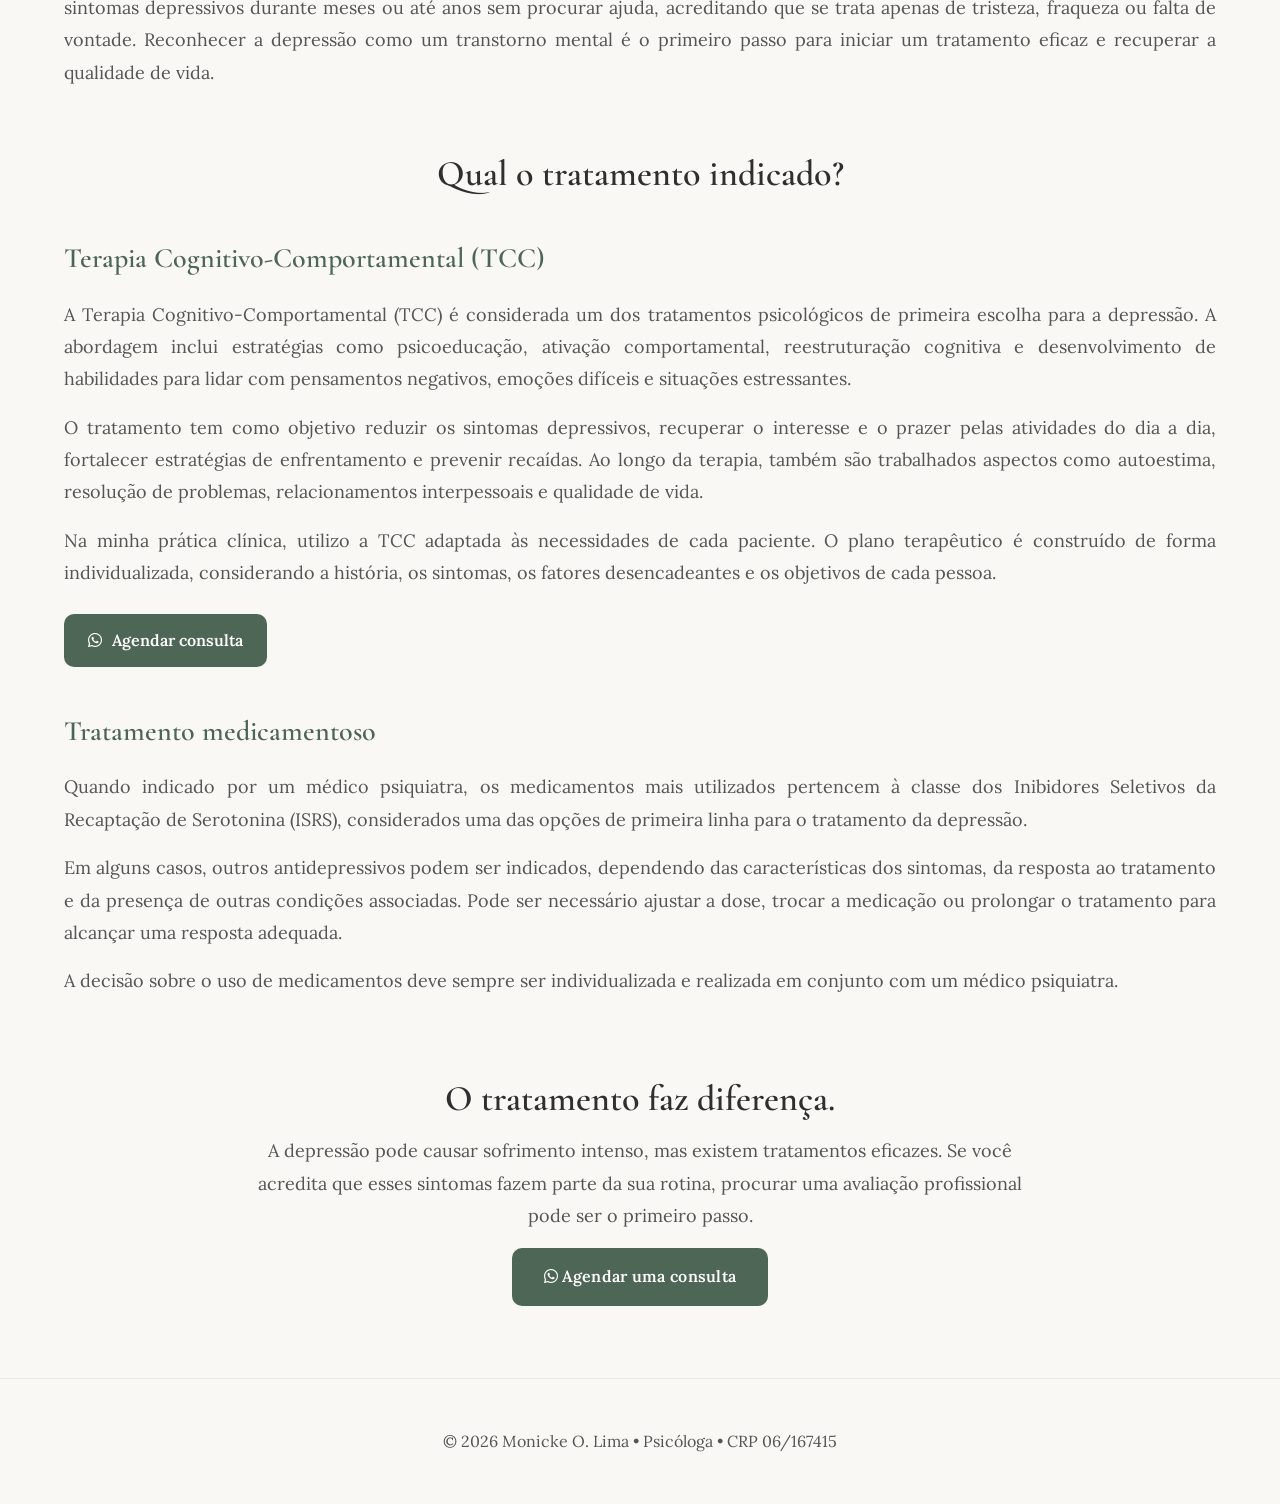
<file: pages/depressao.html>
<!DOCTYPE html>
<html lang="pt-BR">
<head>
<meta charset="UTF-8">
<meta name="viewport" content="width=device-width, initial-scale=1.0">
<title>Depressão | Monicke O. Lima</title>
<link rel="stylesheet" href="../style.css">
<link rel="stylesheet" href="https://cdnjs.cloudflare.com/ajax/libs/font-awesome/6.7.2/css/all.min.css">
</head>
<body>

<header>
<nav class="container">
<div class="logo">
<h2>Monicke O. Lima</h2>
<p>Psicóloga | CRP 06/167415</p>
</div>
<a href="../index.html" class="botao">← Voltar ao site</a>
</nav>
</header>

<main>

<section>
<div class="container">
<div class="titulo-secao">
<h1>O que é a Depressão?</h1>
</div>
</div>
</section>

<section>
<div class="container">
<p>A <strong>Depressão</strong> é um transtorno mental caracterizado por um humor deprimido (tristeza intensa) e/ou perda de interesse ou prazer em atividades que antes eram consideradas agradáveis, acompanhado por alterações emocionais, cognitivas e físicas que podem comprometer significativamente a qualidade de vida.</p>
<p>É importante destacar que sentir tristeza, desânimo ou passar por períodos difíceis faz parte da experiência humana e, por si só, não caracteriza um episódio depressivo. O diagnóstico de depressão depende da intensidade, da duração e do impacto dos sintomas no funcionamento cotidiano da pessoa.</p>
</div>
</section>

<section id="sintomas">
<div class="container">
<div class="titulo-secao">
<h2>Quais são os sintomas da Depressão?</h2>
</div>
<p class="texto-artigo">A depressão pode se manifestar de diferentes formas. Os sintomas variam em intensidade e podem comprometer significativamente a vida pessoal, familiar, social e profissional.</p>
<p class="texto-artigo">Embora cada pessoa vivencie a depressão de maneira única, algumas manifestações são especialmente frequentes. Entre elas estão:</p>
<div class="dimensao">
<ul>
<li>Humor deprimido ou sensação persistente de tristeza, vazio ou desesperança.</li>
<li>Perda de interesse ou prazer em atividades que antes eram consideradas agradáveis.</li>
<li>Alterações no sono, como insônia ou excesso de sono.</li>
<li>Alterações no apetite e no peso, para mais ou para menos.</li>
<li>Cansaço excessivo ou perda de energia, mesmo após períodos de descanso.</li>
<li>Dificuldade de concentração, memória ou tomada de decisões.</li>
<li>Sentimentos frequentes de culpa, inutilidade ou baixa autoestima.</li>
<li>Agitação ou lentificação dos movimentos e da fala.</li>
<li>Isolamento social e redução das atividades do cotidiano.</li>
<li>Em alguns casos, pensamentos recorrentes sobre morte, que a vida perdeu o sentido ou suicídio.</li>
</ul>
</div>
</div>
</section>

<section>
<div class="container">
<h2>Como é feito o diagnóstico?</h2>
<p>O diagnóstico de Depressão é clínico e deve ser realizado por um psicólogo ou médico psiquiatra com experiência na avaliação de transtornos mentais.</p>
<p>Durante a avaliação, o profissional investiga quais sintomas estão presentes, sua intensidade, duração e frequência, além do impacto que eles causam na vida da pessoa. Também são avaliados aspectos como humor, interesse pelas atividades do dia a dia e funcionamento social.</p>
<p>Também é importante diferenciar a depressão de reações emocionais esperadas diante de acontecimentos difíceis da vida, de outras condições médicas que podem causar sintomas semelhantes e de outros transtornos mentais, como transtornos de ansiedade e transtorno bipolar, além de investigar a presença de outras condições que podem ocorrer em conjunto.</p>
<p>O diagnóstico correto é <strong>fundamental</strong> para que o tratamento seja planejado de forma individualizada. Muitas pessoas convivem com sintomas depressivos durante meses ou até anos sem procurar ajuda, acreditando que se trata apenas de tristeza, fraqueza ou falta de vontade. Reconhecer a depressão como um transtorno mental é o primeiro passo para iniciar um tratamento eficaz e recuperar a qualidade de vida.</p>
</div>
</section>

<section id="tratamento">
<div class="container">
<div class="titulo-secao">
<h2>Qual o tratamento indicado?</h2>
</div>

<div class="bloco-tratamento">
<h3>Terapia Cognitivo-Comportamental (TCC)</h3>
<p>A Terapia Cognitivo-Comportamental (TCC) é considerada um dos tratamentos psicológicos de primeira escolha para a depressão. A abordagem inclui estratégias como psicoeducação, ativação comportamental, reestruturação cognitiva e desenvolvimento de habilidades para lidar com pensamentos negativos, emoções difíceis e situações estressantes.</p>
<p>O tratamento tem como objetivo reduzir os sintomas depressivos, recuperar o interesse e o prazer pelas atividades do dia a dia, fortalecer estratégias de enfrentamento e prevenir recaídas. Ao longo da terapia, também são trabalhados aspectos como autoestima, resolução de problemas, relacionamentos interpessoais e qualidade de vida.</p>
<p>Na minha prática clínica, utilizo a TCC adaptada às necessidades de cada paciente. O plano terapêutico é construído de forma individualizada, considerando a história, os sintomas, os fatores desencadeantes e os objetivos de cada pessoa.</p>
<a href="https://wa.me/5511976210962?text=Olá,%20Monicke!%20Gostaria%20de%20mais%20informações%20sobre%20consulta." target="_blank" class="botao-whatsapp">
<i class="fa-brands fa-whatsapp"></i>
Agendar consulta
</a>
</div>

<div class="bloco-tratamento">
<h3>Tratamento medicamentoso</h3>
<p>Quando indicado por um médico psiquiatra, os medicamentos mais utilizados pertencem à classe dos Inibidores Seletivos da Recaptação de Serotonina (ISRS), considerados uma das opções de primeira linha para o tratamento da depressão.</p>
<p>Em alguns casos, outros antidepressivos podem ser indicados, dependendo das características dos sintomas, da resposta ao tratamento e da presença de outras condições associadas. Pode ser necessário ajustar a dose, trocar a medicação ou prolongar o tratamento para alcançar uma resposta adequada.</p>
<p>A decisão sobre o uso de medicamentos deve sempre ser individualizada e realizada em conjunto com um médico psiquiatra.</p>
</div>

</div>
</section>

<section>
<div class="container">
<div class="titulo-secao">
<h2>O tratamento faz diferença.</h2>
<p>A depressão pode causar sofrimento intenso, mas existem tratamentos eficazes. Se você acredita que esses sintomas fazem parte da sua rotina, procurar uma avaliação profissional pode ser o primeiro passo.</p>
<a href="https://wa.me/5511976210962" target="_blank" class="botao">
<i class="fa-brands fa-whatsapp"></i>
Agendar uma consulta
</a>
</div>
</div>
</section>

</main>

<footer>
<div class="container">
<p>© 2026 Monicke O. Lima • Psicóloga • CRP 06/167415</p>
</div>
</footer>

</body>
</html>
</file>
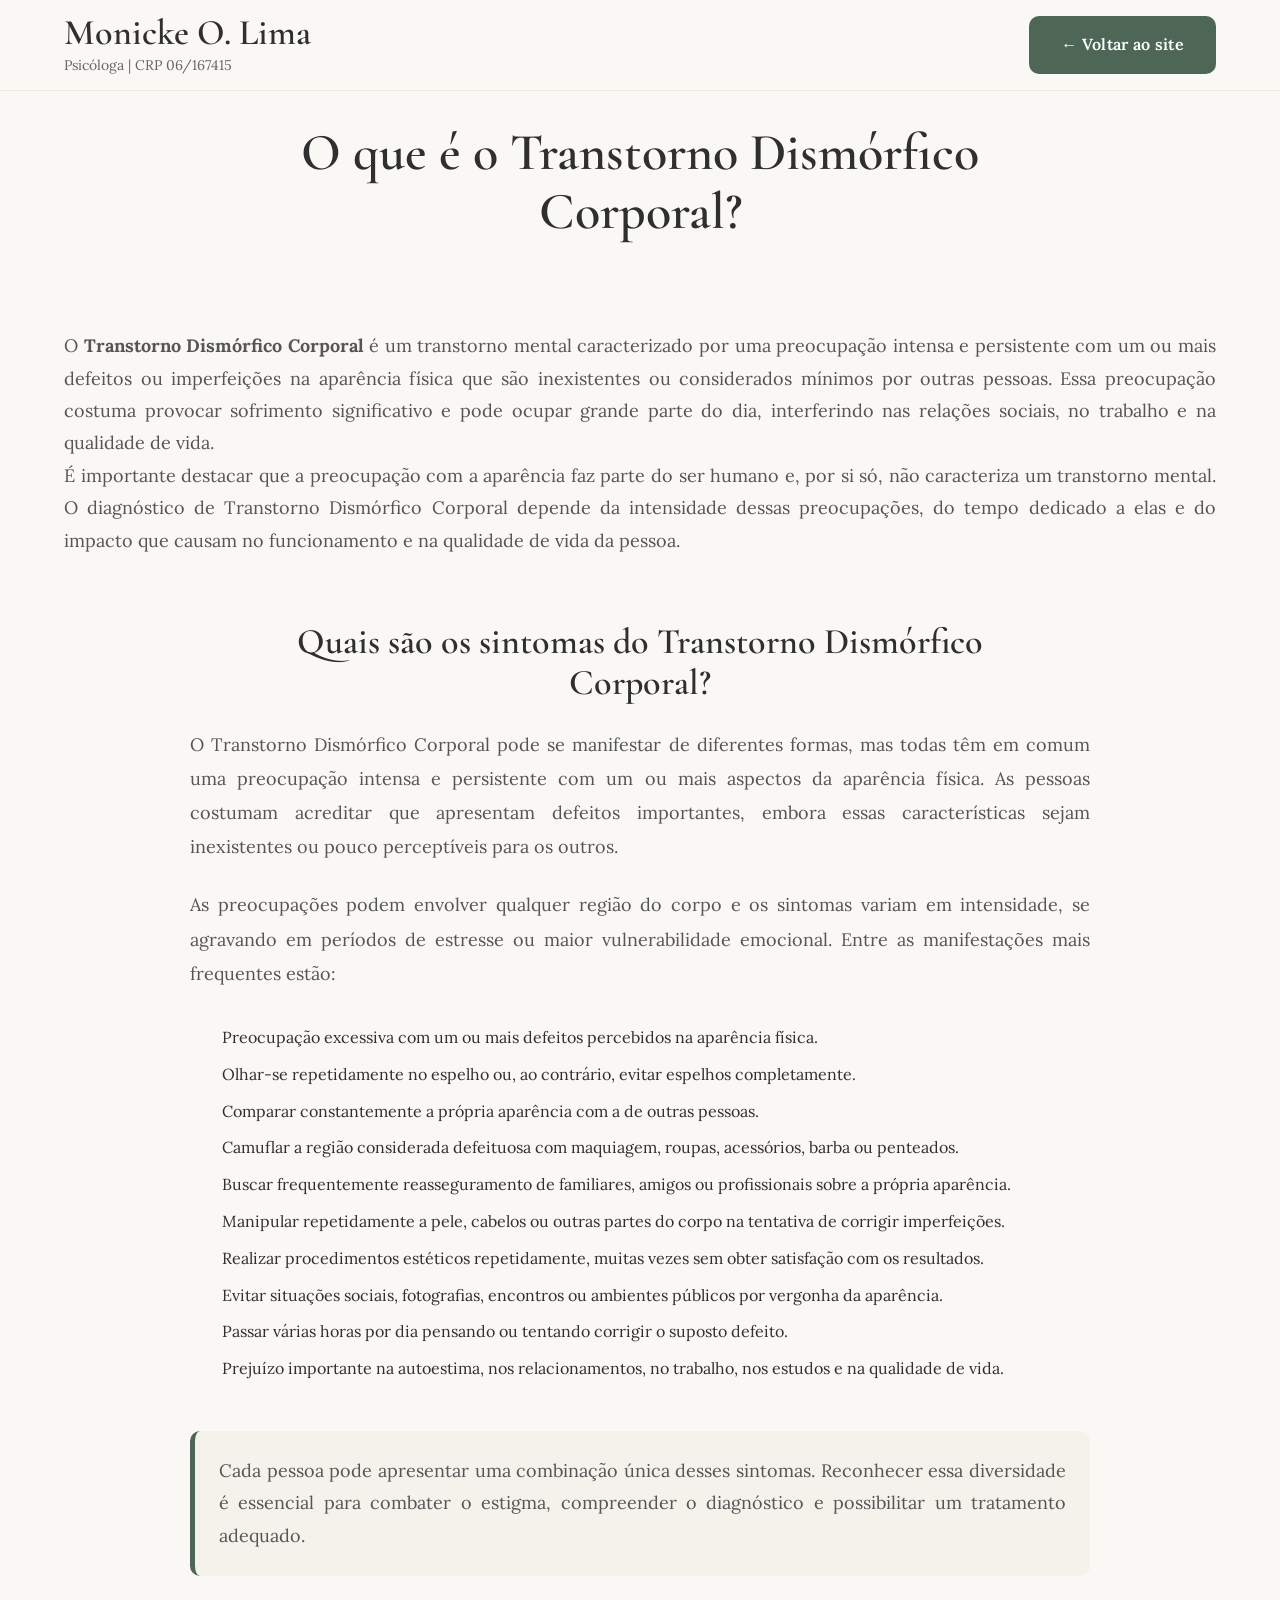
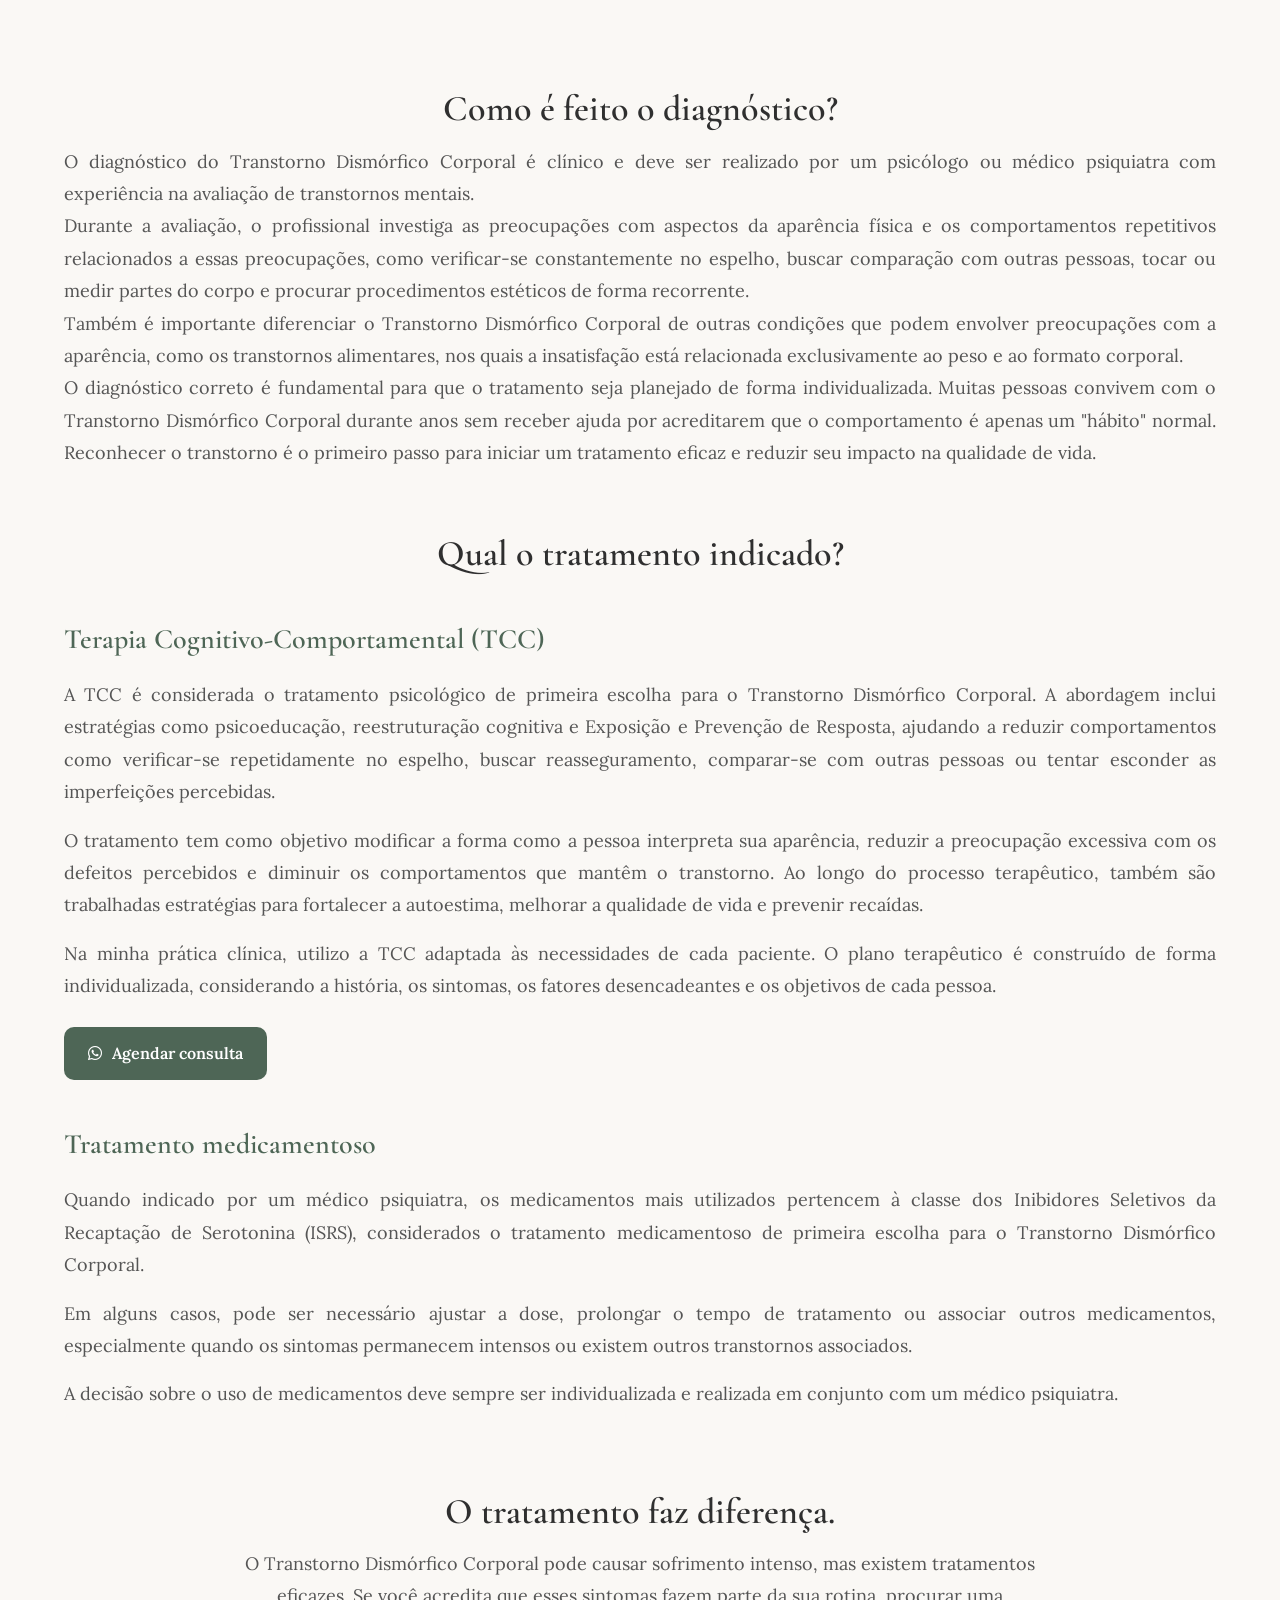
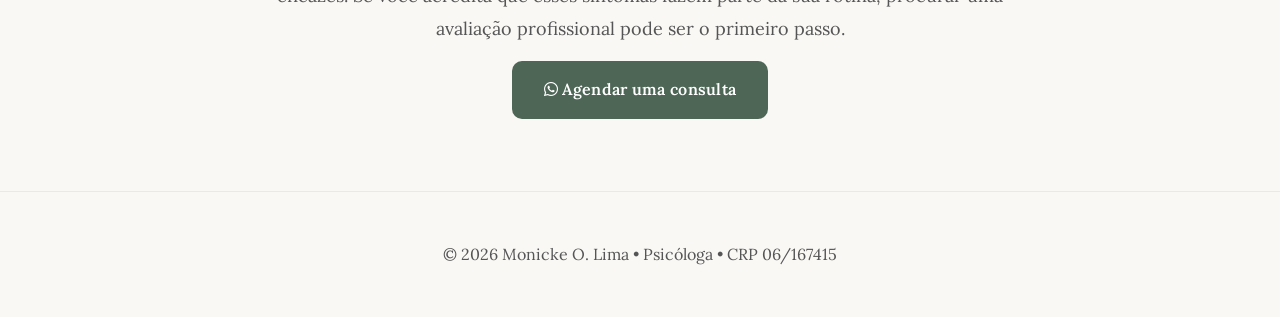
<file: pages/dismorfico.html>
<!DOCTYPE html>
<html lang="pt-BR">
<head>
<meta charset="UTF-8">
<meta name="viewport" content="width=device-width, initial-scale=1.0">
<title>Transtorno Dismórfico Corporal | Monicke O. Lima</title>
<link rel="stylesheet" href="../style.css">
<link rel="stylesheet" href="https://cdnjs.cloudflare.com/ajax/libs/font-awesome/6.7.2/css/all.min.css">
</head>
<body>

<header>
<nav class="container">
<div class="logo">
<h2>Monicke O. Lima</h2>
<p>Psicóloga | CRP 06/167415</p>
</div>
<a href="../index.html" class="botao">← Voltar ao site</a>
</nav>
</header>

<main>

<section>
<div class="container">
<div class="titulo-secao">
<h1>O que é o Transtorno Dismórfico Corporal?</h1>
</div>
</div>
</section>

<section>
<div class="container">
<p>O <strong>Transtorno Dismórfico Corporal</strong> é um transtorno mental caracterizado por uma preocupação intensa e persistente com um ou mais defeitos ou imperfeições na aparência física que são inexistentes ou considerados mínimos por outras pessoas. Essa preocupação costuma provocar sofrimento significativo e pode ocupar grande parte do dia, interferindo nas relações sociais, no trabalho e na qualidade de vida.</p>
<p>É importante destacar que a preocupação com a aparência faz parte do ser humano e, por si só, não caracteriza um transtorno mental. O diagnóstico de Transtorno Dismórfico Corporal depende da intensidade dessas preocupações, do tempo dedicado a elas e do impacto que causam no funcionamento e na qualidade de vida da pessoa.</p>
</div>
</section>

<section id="sintomas">
<div class="container">
<div class="titulo-secao">
<h2>Quais são os sintomas do Transtorno Dismórfico Corporal?</h2>
</div>
<p class="texto-artigo">O Transtorno Dismórfico Corporal pode se manifestar de diferentes formas, mas todas têm em comum uma preocupação intensa e persistente com um ou mais aspectos da aparência física. As pessoas costumam acreditar que apresentam defeitos importantes, embora essas características sejam inexistentes ou pouco perceptíveis para os outros.</p>
<p class="texto-artigo">As preocupações podem envolver qualquer região do corpo e os sintomas variam em intensidade, se agravando em períodos de estresse ou maior vulnerabilidade emocional. Entre as manifestações mais frequentes estão:</p>
<div class="dimensao">
<ul>
<li>Preocupação excessiva com um ou mais defeitos percebidos na aparência física.</li>
<li>Olhar-se repetidamente no espelho ou, ao contrário, evitar espelhos completamente.</li>
<li>Comparar constantemente a própria aparência com a de outras pessoas.</li>
<li>Camuflar a região considerada defeituosa com maquiagem, roupas, acessórios, barba ou penteados.</li>
<li>Buscar frequentemente reasseguramento de familiares, amigos ou profissionais sobre a própria aparência.</li>
<li>Manipular repetidamente a pele, cabelos ou outras partes do corpo na tentativa de corrigir imperfeições.</li>
<li>Realizar procedimentos estéticos repetidamente, muitas vezes sem obter satisfação com os resultados.</li>
<li>Evitar situações sociais, fotografias, encontros ou ambientes públicos por vergonha da aparência.</li>
<li>Passar várias horas por dia pensando ou tentando corrigir o suposto defeito.</li>
<li>Prejuízo importante na autoestima, nos relacionamentos, no trabalho, nos estudos e na qualidade de vida.</li>
</ul>
</div>
<div class="observacao">
<p>Cada pessoa pode apresentar uma combinação única desses sintomas. Reconhecer essa diversidade é essencial para combater o estigma, compreender o diagnóstico e possibilitar um tratamento adequado.</p>
</div>
</div>
</section>

<section>
<div class="container">
<h2>Como é feito o diagnóstico?</h2>
<p>O diagnóstico do Transtorno Dismórfico Corporal é clínico e deve ser realizado por um psicólogo ou médico psiquiatra com experiência na avaliação de transtornos mentais.</p>
<p>Durante a avaliação, o profissional investiga as preocupações com aspectos da aparência física e os comportamentos repetitivos relacionados a essas preocupações, como verificar-se constantemente no espelho, buscar comparação com outras pessoas, tocar ou medir partes do corpo e procurar procedimentos estéticos de forma recorrente.</p>
<p>Também é importante diferenciar o Transtorno Dismórfico Corporal de outras condições que podem envolver preocupações com a aparência, como os transtornos alimentares, nos quais a insatisfação está relacionada exclusivamente ao peso e ao formato corporal.</p>
<p>O diagnóstico correto é fundamental para que o tratamento seja planejado de forma individualizada. Muitas pessoas convivem com o Transtorno Dismórfico Corporal durante anos sem receber ajuda por acreditarem que o comportamento é apenas um "hábito" normal. Reconhecer o transtorno é o primeiro passo para iniciar um tratamento eficaz e reduzir seu impacto na qualidade de vida.</p>
</div>
</section>

<section id="tratamento">
<div class="container">
<div class="titulo-secao">
<h2>Qual o tratamento indicado?</h2>
</div>

<div class="bloco-tratamento">
<h3>Terapia Cognitivo-Comportamental (TCC)</h3>
<p>A TCC é considerada o tratamento psicológico de primeira escolha para o Transtorno Dismórfico Corporal. A abordagem inclui estratégias como psicoeducação, reestruturação cognitiva e Exposição e Prevenção de Resposta, ajudando a reduzir comportamentos como verificar-se repetidamente no espelho, buscar reasseguramento, comparar-se com outras pessoas ou tentar esconder as imperfeições percebidas.</p>
<p>O tratamento tem como objetivo modificar a forma como a pessoa interpreta sua aparência, reduzir a preocupação excessiva com os defeitos percebidos e diminuir os comportamentos que mantêm o transtorno. Ao longo do processo terapêutico, também são trabalhadas estratégias para fortalecer a autoestima, melhorar a qualidade de vida e prevenir recaídas.</p>
<p>Na minha prática clínica, utilizo a TCC adaptada às necessidades de cada paciente. O plano terapêutico é construído de forma individualizada, considerando a história, os sintomas, os fatores desencadeantes e os objetivos de cada pessoa.</p>
<a href="https://wa.me/5511976210962?text=Olá,%20Monicke!%20Gostaria%20de%20mais%20informações%20sobre%20consulta." target="_blank" class="botao-whatsapp">
<i class="fa-brands fa-whatsapp"></i>
Agendar consulta
</a>
</div>

<div class="bloco-tratamento">
<h3>Tratamento medicamentoso</h3>
<p>Quando indicado por um médico psiquiatra, os medicamentos mais utilizados pertencem à classe dos Inibidores Seletivos da Recaptação de Serotonina (ISRS), considerados o tratamento medicamentoso de primeira escolha para o Transtorno Dismórfico Corporal.</p>
<p>Em alguns casos, pode ser necessário ajustar a dose, prolongar o tempo de tratamento ou associar outros medicamentos, especialmente quando os sintomas permanecem intensos ou existem outros transtornos associados.</p>
<p>A decisão sobre o uso de medicamentos deve sempre ser individualizada e realizada em conjunto com um médico psiquiatra.</p>
</div>

</div>
</section>

<section>
<div class="container">
<div class="titulo-secao">
<h2>O tratamento faz diferença.</h2>
<p>O Transtorno Dismórfico Corporal pode causar sofrimento intenso, mas existem tratamentos eficazes. Se você acredita que esses sintomas fazem parte da sua rotina, procurar uma avaliação profissional pode ser o primeiro passo.</p>
<a href="https://wa.me/5511976210962" target="_blank" class="botao">
<i class="fa-brands fa-whatsapp"></i>
Agendar uma consulta
</a>
</div>
</div>
</section>

</main>

<footer>
<div class="container">
<p>© 2026 Monicke O. Lima • Psicóloga • CRP 06/167415</p>
</div>
</footer>

</body>
</html>
</file>
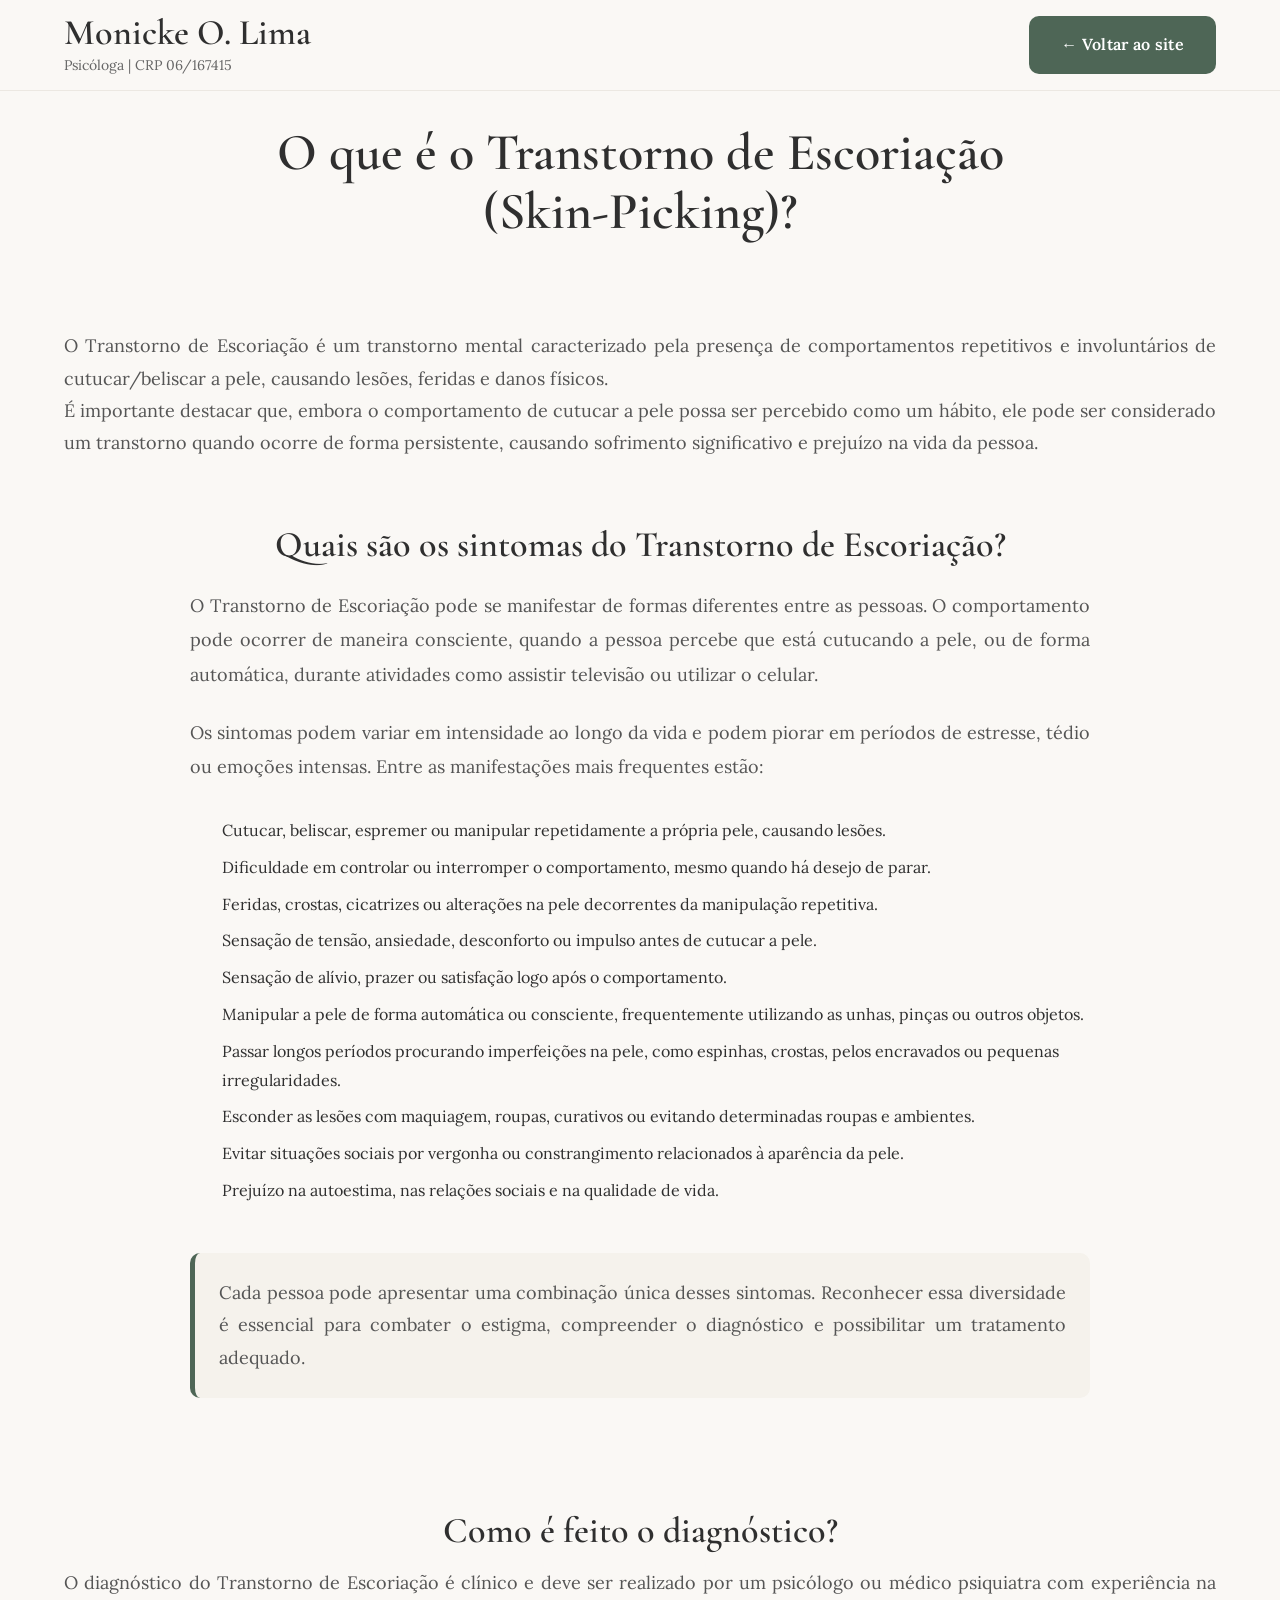
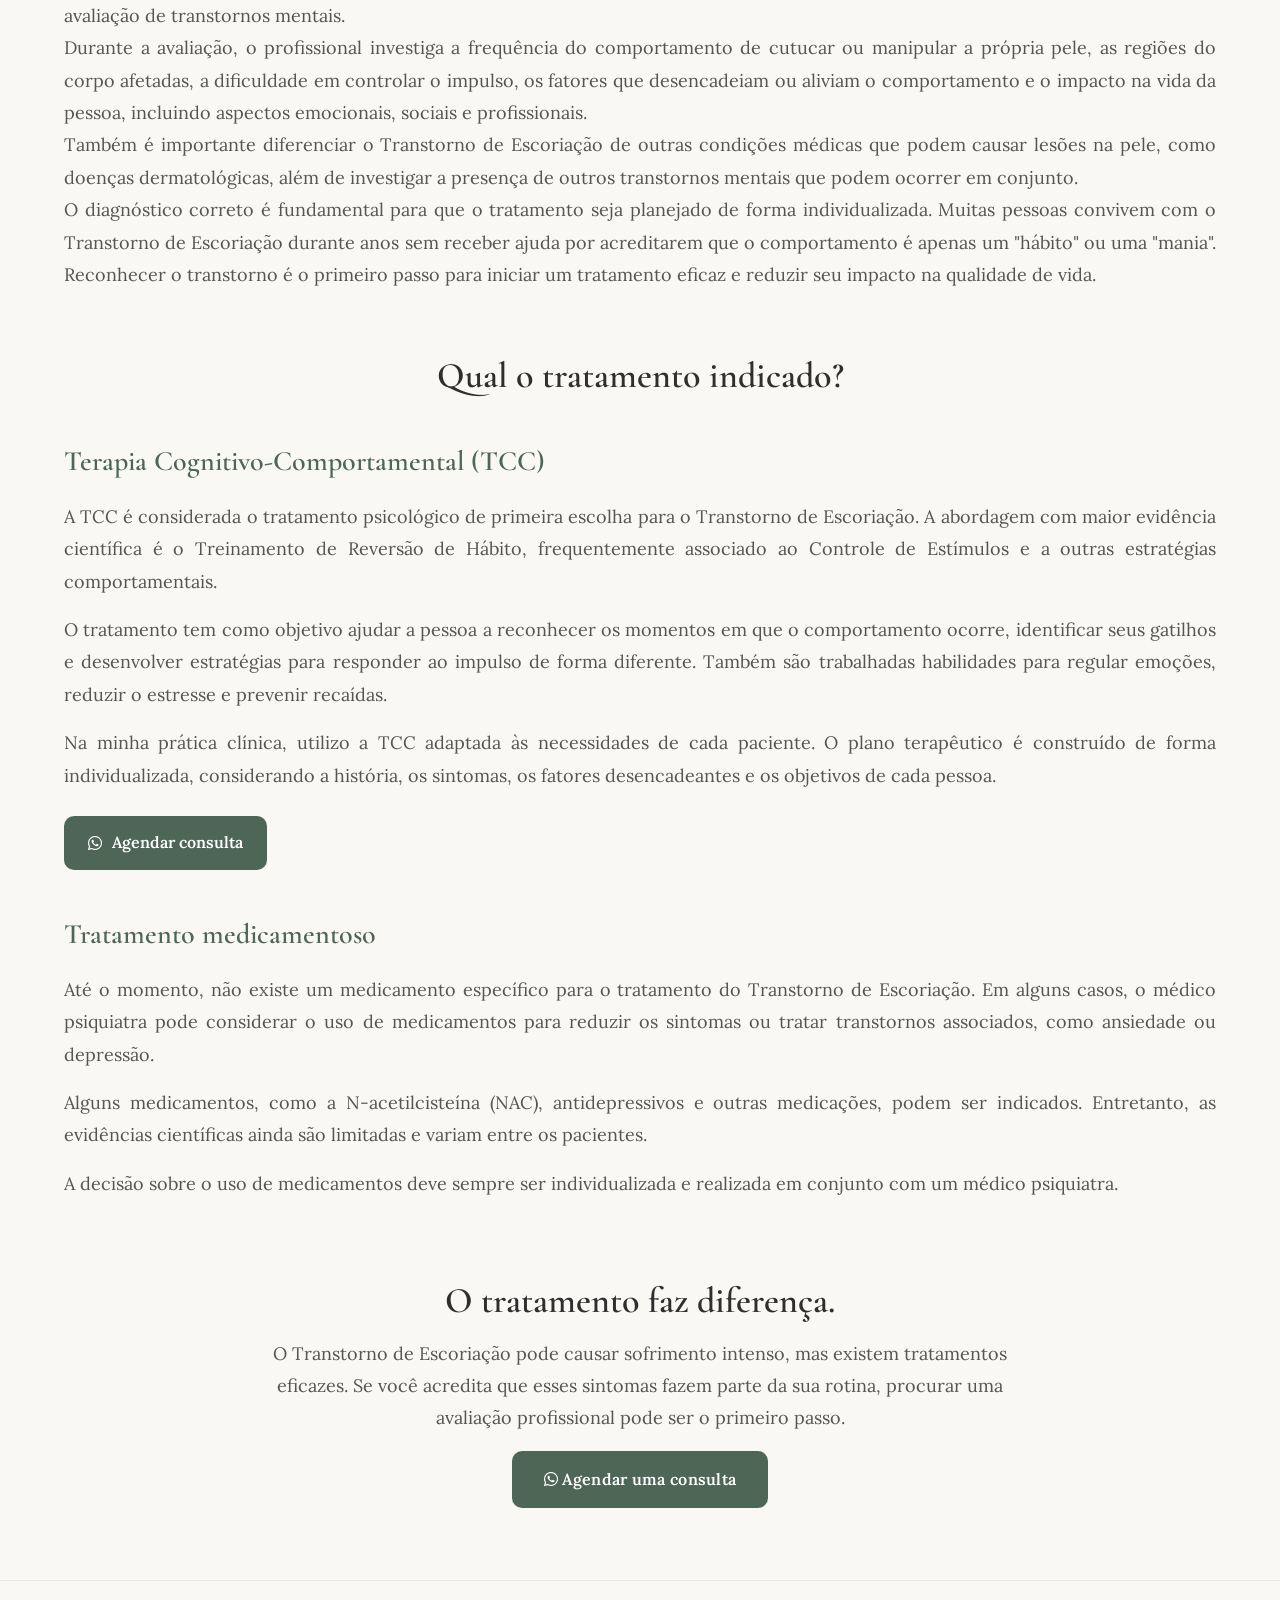
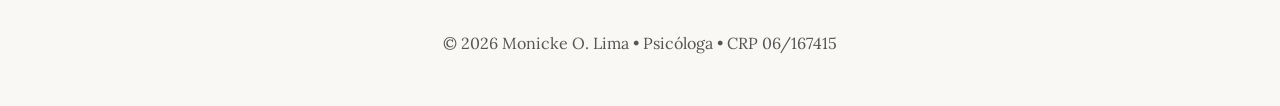
<file: pages/escoriacao.html>
<!DOCTYPE html>
<html lang="pt-BR">
<head>
<meta charset="UTF-8">
<meta name="viewport" content="width=device-width, initial-scale=1.0">
<title>Transtorno de Escoriação | Monicke O. Lima</title>
<link rel="stylesheet" href="../style.css">
<link rel="stylesheet" href="https://cdnjs.cloudflare.com/ajax/libs/font-awesome/6.7.2/css/all.min.css">
</head>
<body>

<header>
<nav class="container">
<div class="logo">
<h2>Monicke O. Lima</h2>
<p>Psicóloga | CRP 06/167415</p>
</div>
<a href="../index.html" class="botao">← Voltar ao site</a>
</nav>
</header>

<main>

<section>
<div class="container">
<div class="titulo-secao">
<h1>O que é o Transtorno de Escoriação (Skin-Picking)?</h1>
</div>
</div>
</section>

<section>
<div class="container">
<p>O Transtorno de Escoriação é um transtorno mental caracterizado pela presença de comportamentos repetitivos e involuntários de cutucar/beliscar a pele, causando lesões, feridas e danos físicos.</p>
<p>É importante destacar que, embora o comportamento de cutucar a pele possa ser percebido como um hábito, ele pode ser considerado um transtorno quando ocorre de forma persistente, causando sofrimento significativo e prejuízo na vida da pessoa.</p>
</div>
</section>

<section id="sintomas">
<div class="container">
<div class="titulo-secao">
<h2>Quais são os sintomas do Transtorno de Escoriação?</h2>
</div>
<p class="texto-artigo">O Transtorno de Escoriação pode se manifestar de formas diferentes entre as pessoas. O comportamento pode ocorrer de maneira consciente, quando a pessoa percebe que está cutucando a pele, ou de forma automática, durante atividades como assistir televisão ou utilizar o celular.</p>
<p class="texto-artigo">Os sintomas podem variar em intensidade ao longo da vida e podem piorar em períodos de estresse, tédio ou emoções intensas. Entre as manifestações mais frequentes estão:</p>
<div class="dimensao">
<ul>
<li>Cutucar, beliscar, espremer ou manipular repetidamente a própria pele, causando lesões.</li>
<li>Dificuldade em controlar ou interromper o comportamento, mesmo quando há desejo de parar.</li>
<li>Feridas, crostas, cicatrizes ou alterações na pele decorrentes da manipulação repetitiva.</li>
<li>Sensação de tensão, ansiedade, desconforto ou impulso antes de cutucar a pele.</li>
<li>Sensação de alívio, prazer ou satisfação logo após o comportamento.</li>
<li>Manipular a pele de forma automática ou consciente, frequentemente utilizando as unhas, pinças ou outros objetos.</li>
<li>Passar longos períodos procurando imperfeições na pele, como espinhas, crostas, pelos encravados ou pequenas irregularidades.</li>
<li>Esconder as lesões com maquiagem, roupas, curativos ou evitando determinadas roupas e ambientes.</li>
<li>Evitar situações sociais por vergonha ou constrangimento relacionados à aparência da pele.</li>
<li>Prejuízo na autoestima, nas relações sociais e na qualidade de vida.</li>
</ul>
</div>
<div class="observacao">
<p>Cada pessoa pode apresentar uma combinação única desses sintomas. Reconhecer essa diversidade é essencial para combater o estigma, compreender o diagnóstico e possibilitar um tratamento adequado.</p>
</div>
</div>
</section>

<section>
<div class="container">
<h2>Como é feito o diagnóstico?</h2>
<p>O diagnóstico do Transtorno de Escoriação é clínico e deve ser realizado por um psicólogo ou médico psiquiatra com experiência na avaliação de transtornos mentais.</p>
<p>Durante a avaliação, o profissional investiga a frequência do comportamento de cutucar ou manipular a própria pele, as regiões do corpo afetadas, a dificuldade em controlar o impulso, os fatores que desencadeiam ou aliviam o comportamento e o impacto na vida da pessoa, incluindo aspectos emocionais, sociais e profissionais.</p>
<p>Também é importante diferenciar o Transtorno de Escoriação de outras condições médicas que podem causar lesões na pele, como doenças dermatológicas, além de investigar a presença de outros transtornos mentais que podem ocorrer em conjunto.</p>
<p>O diagnóstico correto é fundamental para que o tratamento seja planejado de forma individualizada. Muitas pessoas convivem com o Transtorno de Escoriação durante anos sem receber ajuda por acreditarem que o comportamento é apenas um "hábito" ou uma "mania". Reconhecer o transtorno é o primeiro passo para iniciar um tratamento eficaz e reduzir seu impacto na qualidade de vida.</p>
</div>
</section>

<section id="tratamento">
<div class="container">
<div class="titulo-secao">
<h2>Qual o tratamento indicado?</h2>
</div>

<div class="bloco-tratamento">
<h3>Terapia Cognitivo-Comportamental (TCC)</h3>
<p>A TCC é considerada o tratamento psicológico de primeira escolha para o Transtorno de Escoriação. A abordagem com maior evidência científica é o Treinamento de Reversão de Hábito, frequentemente associado ao Controle de Estímulos e a outras estratégias comportamentais.</p>
<p>O tratamento tem como objetivo ajudar a pessoa a reconhecer os momentos em que o comportamento ocorre, identificar seus gatilhos e desenvolver estratégias para responder ao impulso de forma diferente. Também são trabalhadas habilidades para regular emoções, reduzir o estresse e prevenir recaídas.</p>
<p>Na minha prática clínica, utilizo a TCC adaptada às necessidades de cada paciente. O plano terapêutico é construído de forma individualizada, considerando a história, os sintomas, os fatores desencadeantes e os objetivos de cada pessoa.</p>
<a href="https://wa.me/5511976210962?text=Olá,%20Monicke!%20Gostaria%20de%20mais%20informações%20sobre%20consulta." target="_blank" class="botao-whatsapp">
<i class="fa-brands fa-whatsapp"></i>
Agendar consulta
</a>
</div>

<div class="bloco-tratamento">
<h3>Tratamento medicamentoso</h3>
<p>Até o momento, não existe um medicamento específico para o tratamento do Transtorno de Escoriação. Em alguns casos, o médico psiquiatra pode considerar o uso de medicamentos para reduzir os sintomas ou tratar transtornos associados, como ansiedade ou depressão.</p>
<p>Alguns medicamentos, como a N-acetilcisteína (NAC), antidepressivos e outras medicações, podem ser indicados. Entretanto, as evidências científicas ainda são limitadas e variam entre os pacientes.</p>
<p>A decisão sobre o uso de medicamentos deve sempre ser individualizada e realizada em conjunto com um médico psiquiatra.</p>
</div>

</div>
</section>

<section>
<div class="container">
<div class="titulo-secao">
<h2>O tratamento faz diferença.</h2>
<p>O Transtorno de Escoriação pode causar sofrimento intenso, mas existem tratamentos eficazes. Se você acredita que esses sintomas fazem parte da sua rotina, procurar uma avaliação profissional pode ser o primeiro passo.</p>
<a href="https://wa.me/5511976210962" target="_blank" class="botao">
<i class="fa-brands fa-whatsapp"></i>
Agendar uma consulta
</a>
</div>
</div>
</section>

</main>

<footer>
<div class="container">
<p>© 2026 Monicke O. Lima • Psicóloga • CRP 06/167415</p>
</div>
</footer>

</body>
</html>
</file>
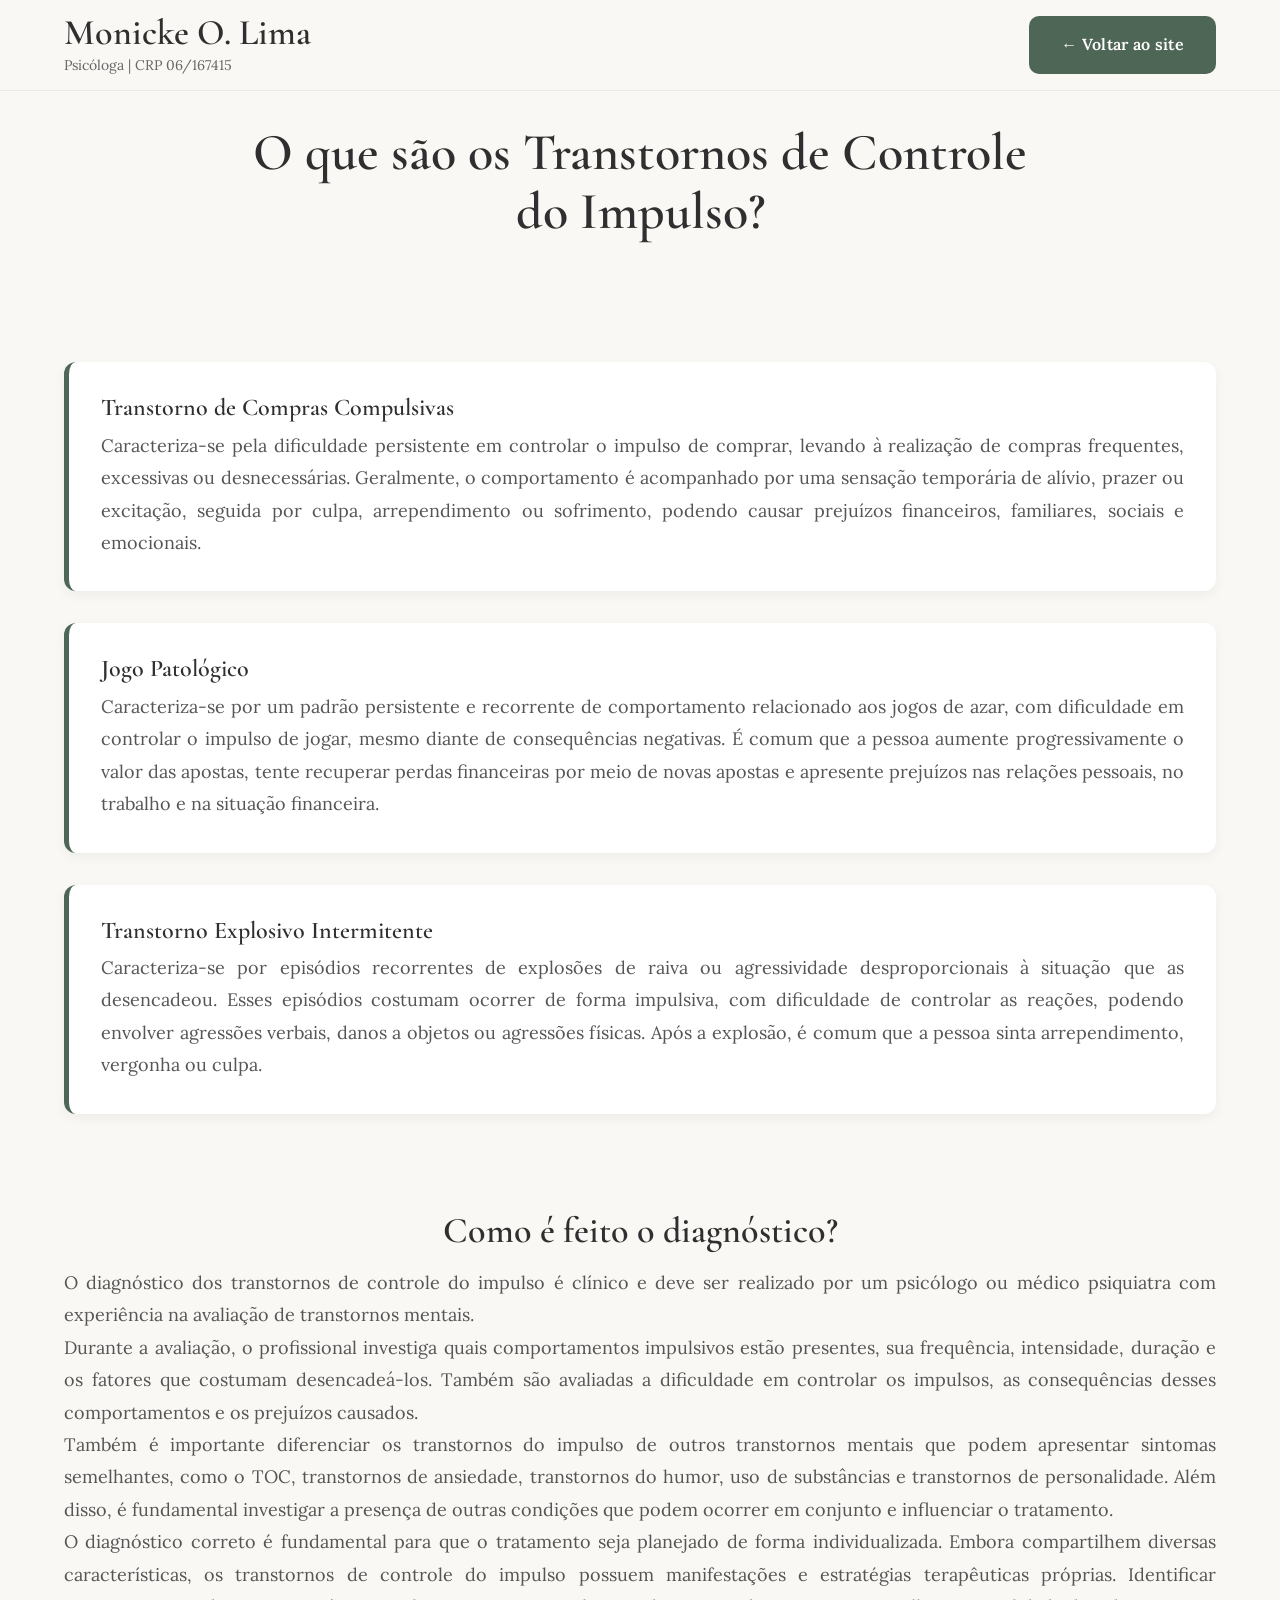
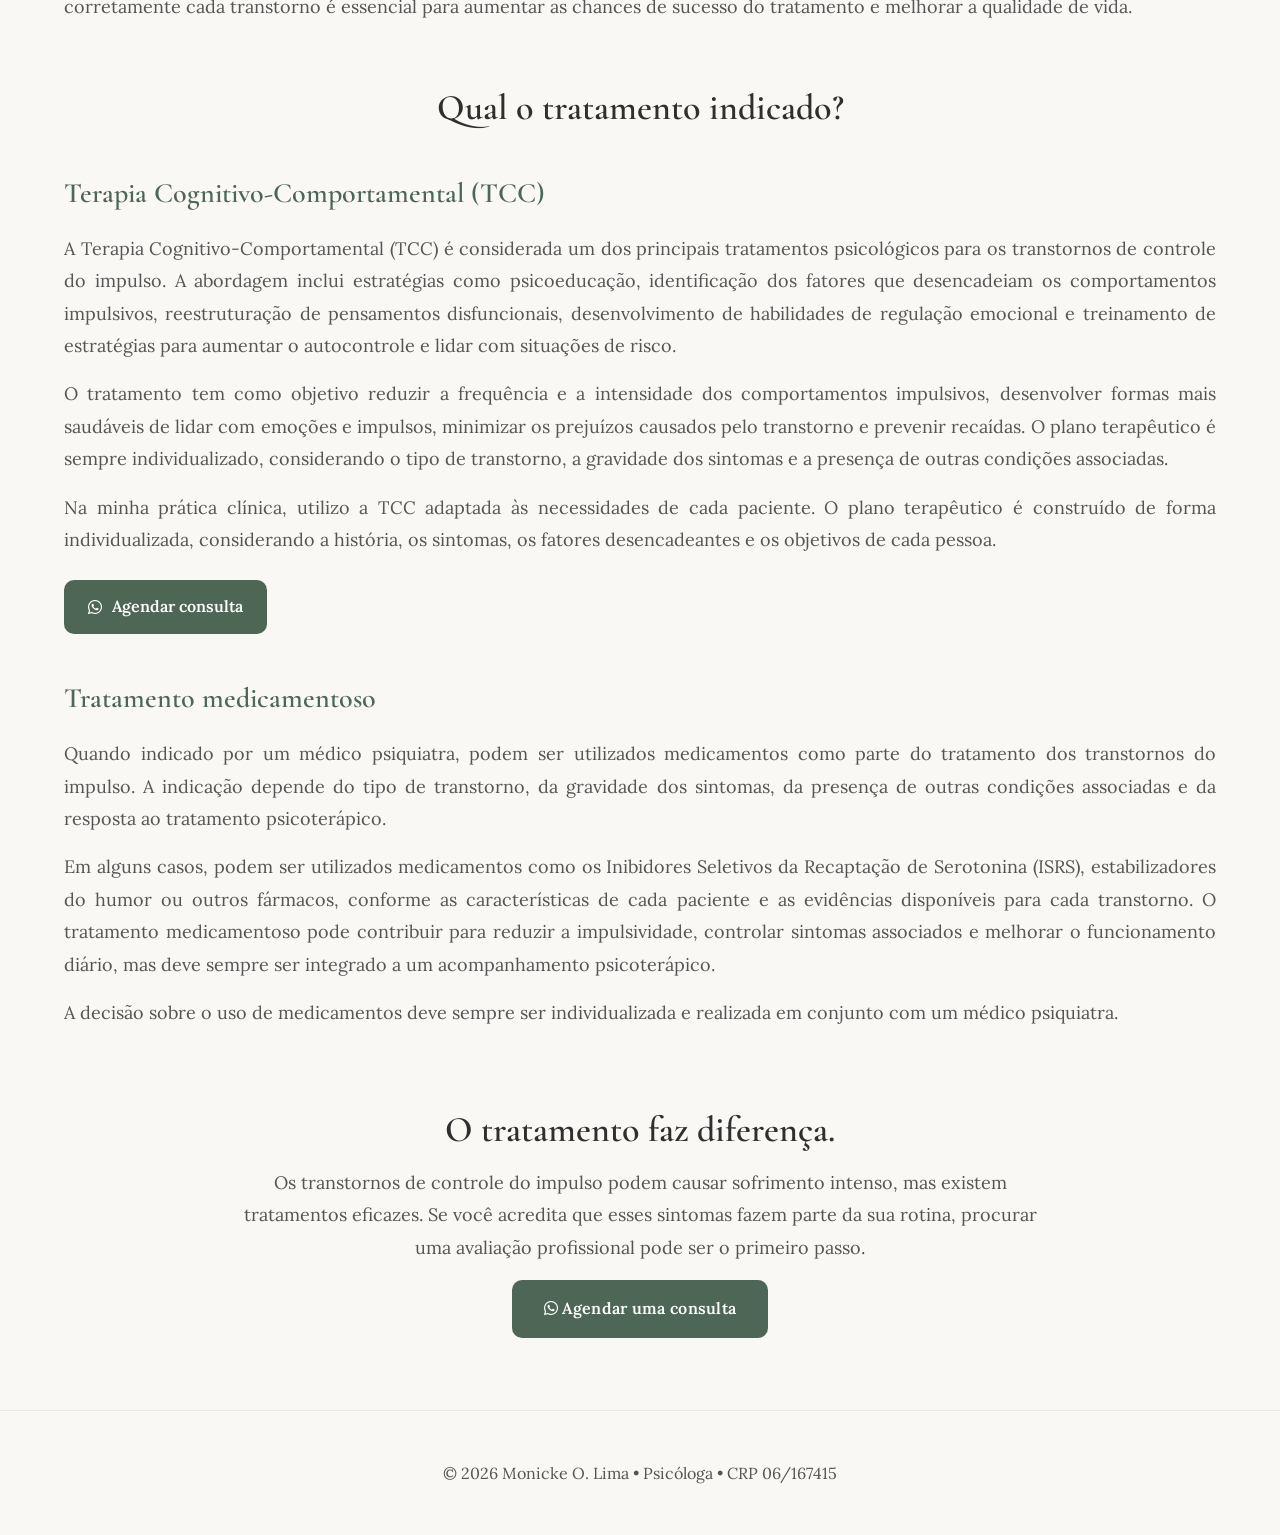
<file: pages/impulso.html>
<!DOCTYPE html>
<html lang="pt-BR">
<head>
<meta charset="UTF-8">
<meta name="viewport" content="width=device-width, initial-scale=1.0">
<title>Transtornos de Controle do Impulso | Monicke O. Lima</title>
<link rel="stylesheet" href="../style.css">
<link rel="stylesheet" href="https://cdnjs.cloudflare.com/ajax/libs/font-awesome/6.7.2/css/all.min.css">
</head>
<body>

<header>
<nav class="container">
<div class="logo">
<h2>Monicke O. Lima</h2>
<p>Psicóloga | CRP 06/167415</p>
</div>
<a href="../index.html" class="botao">← Voltar ao site</a>
</nav>
</header>

<main>

<section>
<div class="container">
<div class="titulo-secao">
<h1>O que são os Transtornos de Controle do Impulso?</h1>
</div>
</div>
</section>

<section>
<div class="container">

<div class="impulso-card">
<h3>Transtorno de Compras Compulsivas</h3>
<p>Caracteriza-se pela dificuldade persistente em controlar o impulso de comprar, levando à realização de compras frequentes, excessivas ou desnecessárias. Geralmente, o comportamento é acompanhado por uma sensação temporária de alívio, prazer ou excitação, seguida por culpa, arrependimento ou sofrimento, podendo causar prejuízos financeiros, familiares, sociais e emocionais.</p>
</div>

<div class="impulso-card">
<h3>Jogo Patológico</h3>
<p>Caracteriza-se por um padrão persistente e recorrente de comportamento relacionado aos jogos de azar, com dificuldade em controlar o impulso de jogar, mesmo diante de consequências negativas. É comum que a pessoa aumente progressivamente o valor das apostas, tente recuperar perdas financeiras por meio de novas apostas e apresente prejuízos nas relações pessoais, no trabalho e na situação financeira.</p>
</div>

<div class="impulso-card">
<h3>Transtorno Explosivo Intermitente</h3>
<p>Caracteriza-se por episódios recorrentes de explosões de raiva ou agressividade desproporcionais à situação que as desencadeou. Esses episódios costumam ocorrer de forma impulsiva, com dificuldade de controlar as reações, podendo envolver agressões verbais, danos a objetos ou agressões físicas. Após a explosão, é comum que a pessoa sinta arrependimento, vergonha ou culpa.</p>
</div>

</div>
</section>

<section>
<div class="container">
<h2>Como é feito o diagnóstico?</h2>
<p>O diagnóstico dos transtornos de controle do impulso é clínico e deve ser realizado por um psicólogo ou médico psiquiatra com experiência na avaliação de transtornos mentais.</p>
<p>Durante a avaliação, o profissional investiga quais comportamentos impulsivos estão presentes, sua frequência, intensidade, duração e os fatores que costumam desencadeá-los. Também são avaliadas a dificuldade em controlar os impulsos, as consequências desses comportamentos e os prejuízos causados.</p>
<p>Também é importante diferenciar os transtornos do impulso de outros transtornos mentais que podem apresentar sintomas semelhantes, como o TOC, transtornos de ansiedade, transtornos do humor, uso de substâncias e transtornos de personalidade. Além disso, é fundamental investigar a presença de outras condições que podem ocorrer em conjunto e influenciar o tratamento.</p>
<p>O diagnóstico correto é fundamental para que o tratamento seja planejado de forma individualizada. Embora compartilhem diversas características, os transtornos de controle do impulso possuem manifestações e estratégias terapêuticas próprias. Identificar corretamente cada transtorno é essencial para aumentar as chances de sucesso do tratamento e melhorar a qualidade de vida.</p>
</div>
</section>

<section id="tratamento">
<div class="container">
<div class="titulo-secao">
<h2>Qual o tratamento indicado?</h2>
</div>

<div class="bloco-tratamento">
<h3>Terapia Cognitivo-Comportamental (TCC)</h3>
<p>A Terapia Cognitivo-Comportamental (TCC) é considerada um dos principais tratamentos psicológicos para os transtornos de controle do impulso. A abordagem inclui estratégias como psicoeducação, identificação dos fatores que desencadeiam os comportamentos impulsivos, reestruturação de pensamentos disfuncionais, desenvolvimento de habilidades de regulação emocional e treinamento de estratégias para aumentar o autocontrole e lidar com situações de risco.</p>
<p>O tratamento tem como objetivo reduzir a frequência e a intensidade dos comportamentos impulsivos, desenvolver formas mais saudáveis de lidar com emoções e impulsos, minimizar os prejuízos causados pelo transtorno e prevenir recaídas. O plano terapêutico é sempre individualizado, considerando o tipo de transtorno, a gravidade dos sintomas e a presença de outras condições associadas.</p>
<p>Na minha prática clínica, utilizo a TCC adaptada às necessidades de cada paciente. O plano terapêutico é construído de forma individualizada, considerando a história, os sintomas, os fatores desencadeantes e os objetivos de cada pessoa.</p>
<a href="https://wa.me/5511976210962?text=Olá,%20Monicke!%20Gostaria%20de%20mais%20informações%20sobre%20consulta." target="_blank" class="botao-whatsapp">
<i class="fa-brands fa-whatsapp"></i>
Agendar consulta
</a>
</div>

<div class="bloco-tratamento">
<h3>Tratamento medicamentoso</h3>
<p>Quando indicado por um médico psiquiatra, podem ser utilizados medicamentos como parte do tratamento dos transtornos do impulso. A indicação depende do tipo de transtorno, da gravidade dos sintomas, da presença de outras condições associadas e da resposta ao tratamento psicoterápico.</p>
<p>Em alguns casos, podem ser utilizados medicamentos como os Inibidores Seletivos da Recaptação de Serotonina (ISRS), estabilizadores do humor ou outros fármacos, conforme as características de cada paciente e as evidências disponíveis para cada transtorno. O tratamento medicamentoso pode contribuir para reduzir a impulsividade, controlar sintomas associados e melhorar o funcionamento diário, mas deve sempre ser integrado a um acompanhamento psicoterápico.</p>
<p>A decisão sobre o uso de medicamentos deve sempre ser individualizada e realizada em conjunto com um médico psiquiatra.</p>
</div>

</div>
</section>

<section>
<div class="container">
<div class="titulo-secao">
<h2>O tratamento faz diferença.</h2>
<p>Os transtornos de controle do impulso podem causar sofrimento intenso, mas existem tratamentos eficazes. Se você acredita que esses sintomas fazem parte da sua rotina, procurar uma avaliação profissional pode ser o primeiro passo.</p>
<a href="https://wa.me/5511976210962" target="_blank" class="botao">
<i class="fa-brands fa-whatsapp"></i>
Agendar uma consulta
</a>
</div>
</div>
</section>

</main>

<footer>
<div class="container">
<p>© 2026 Monicke O. Lima • Psicóloga • CRP 06/167415</p>
</div>
</footer>

</body>
</html>
</file>
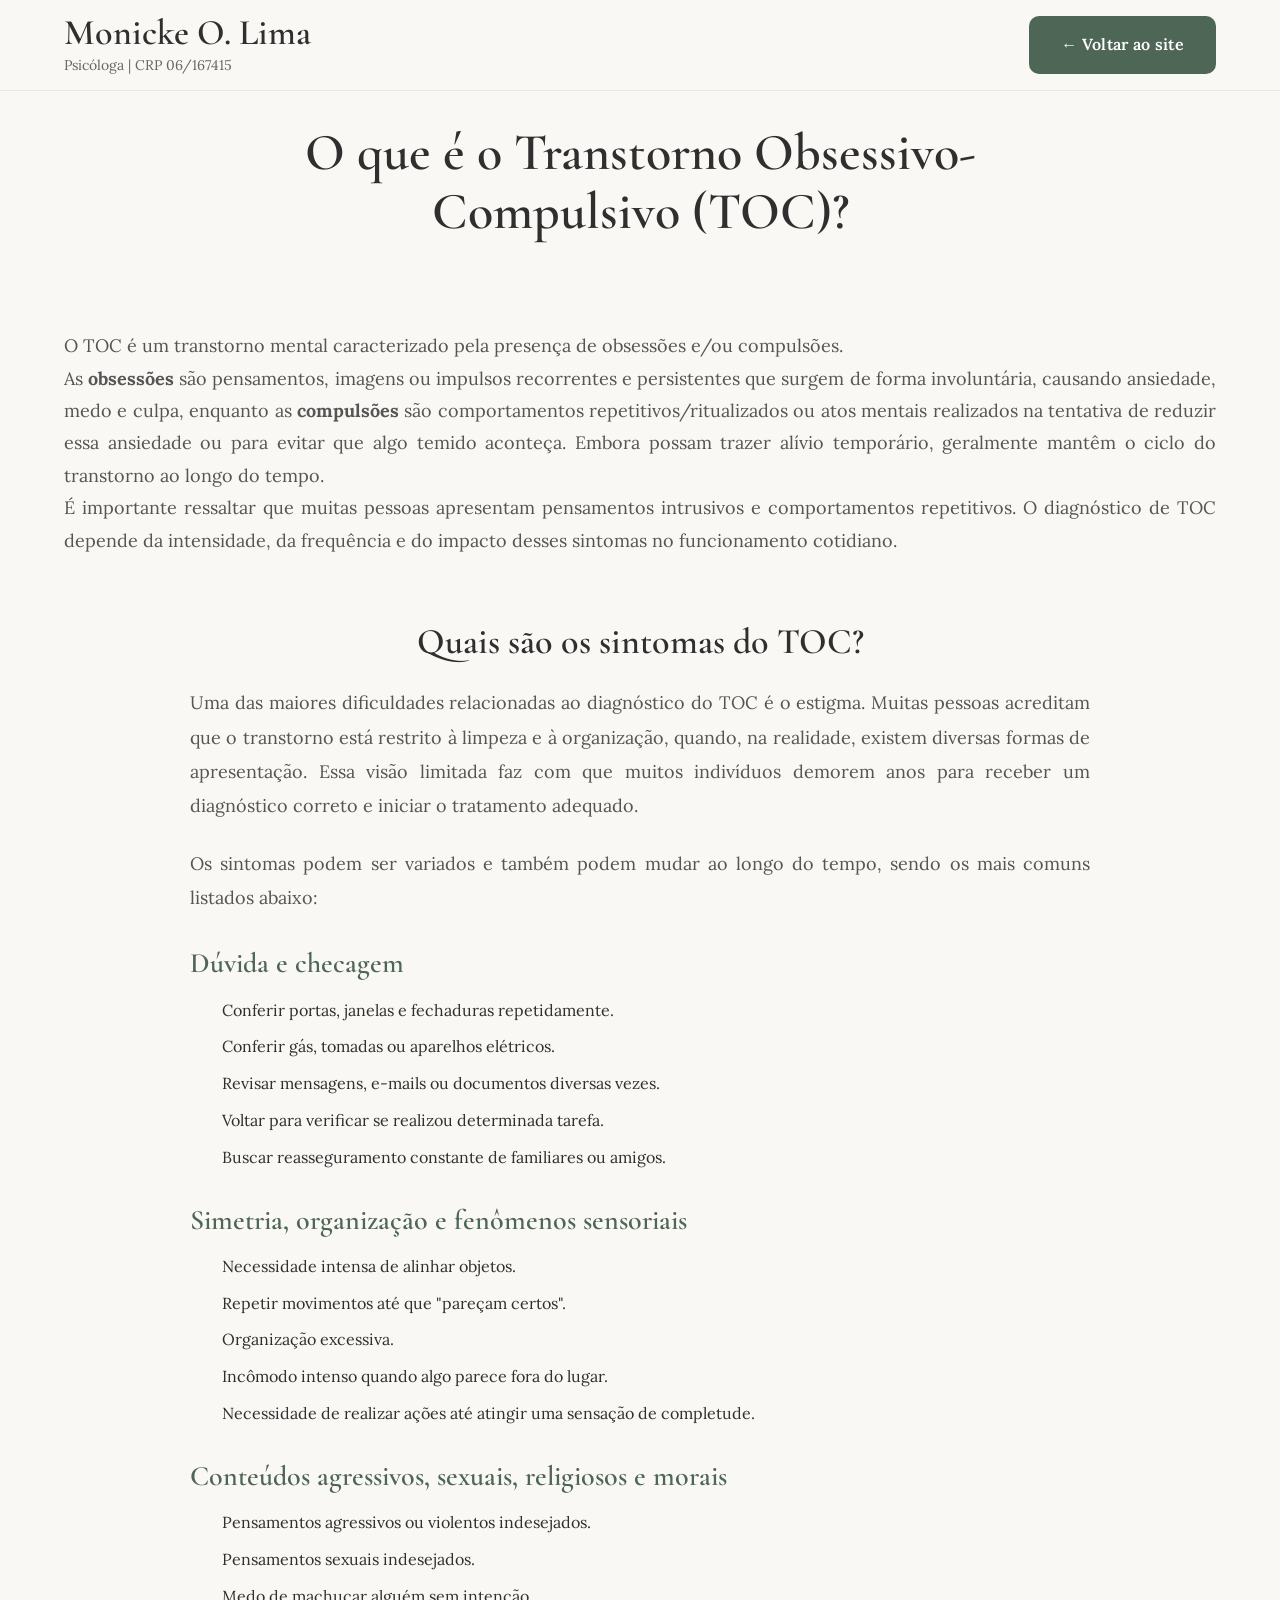
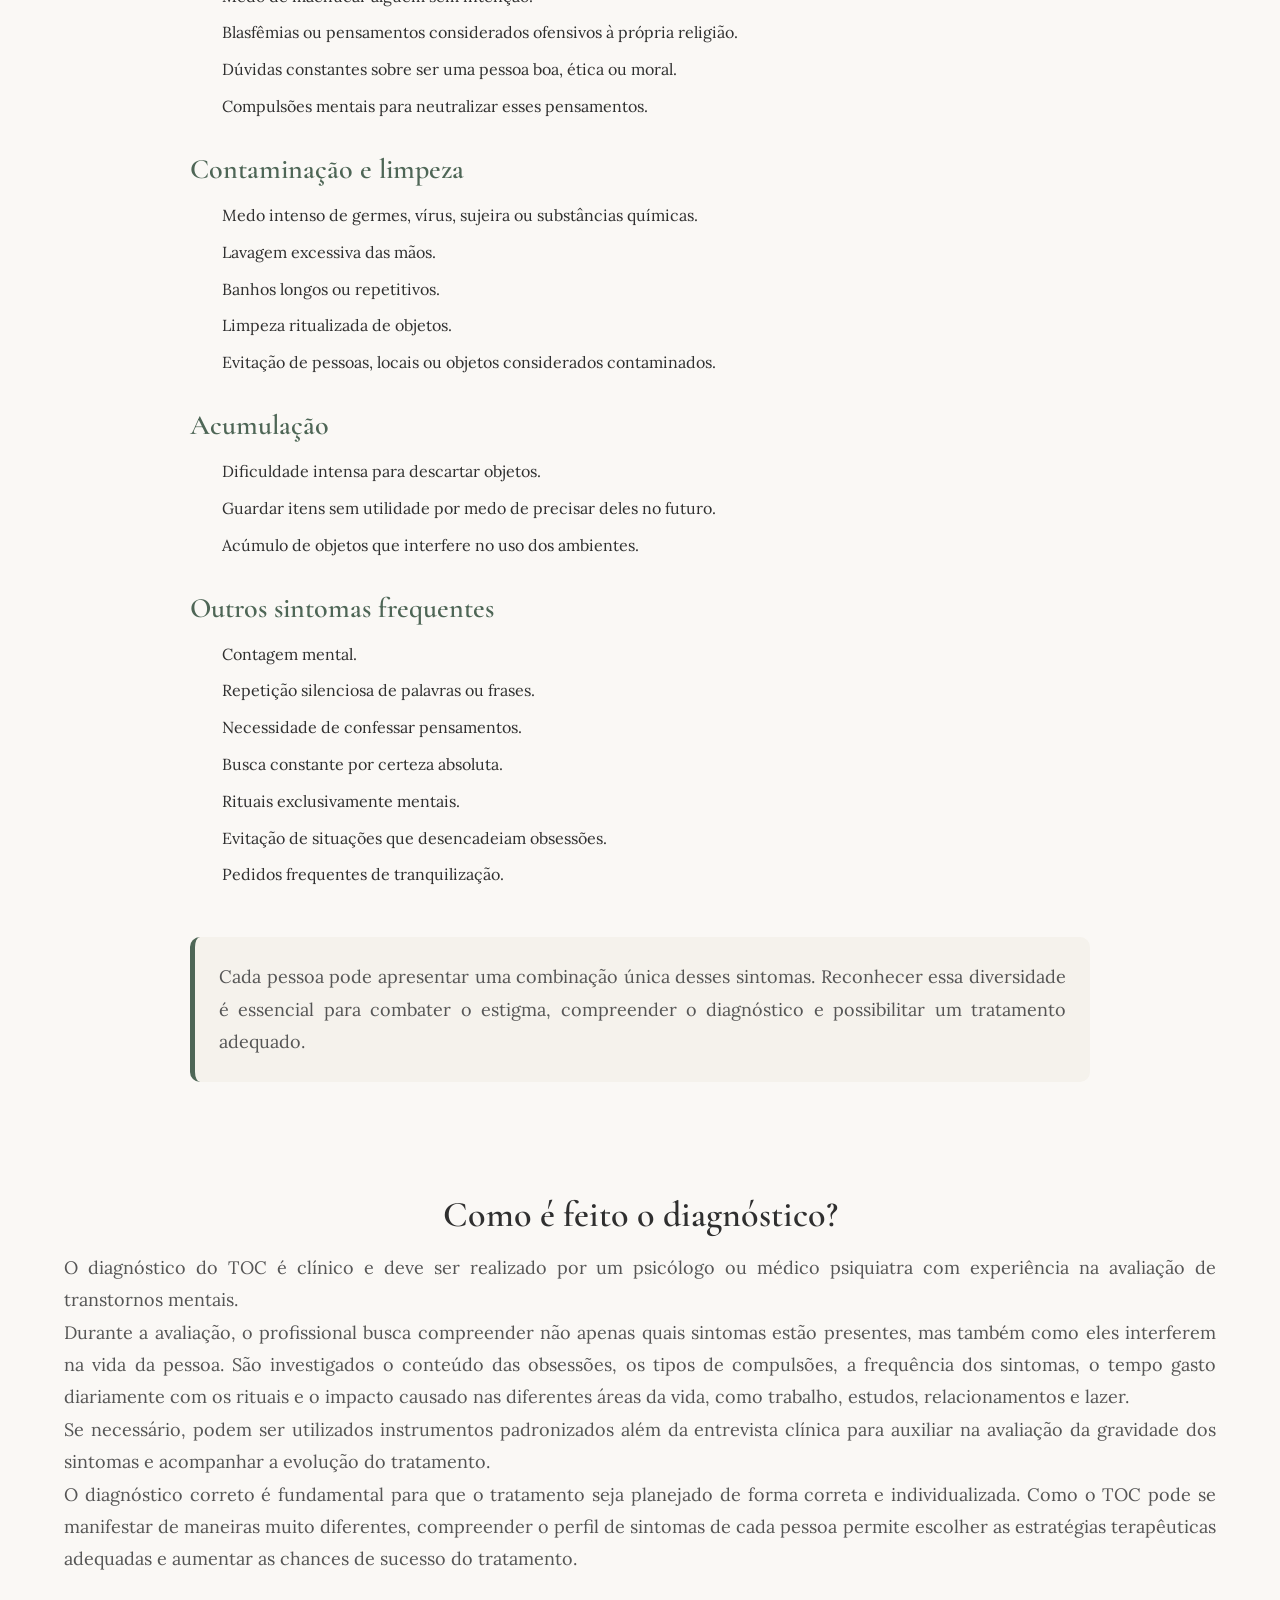
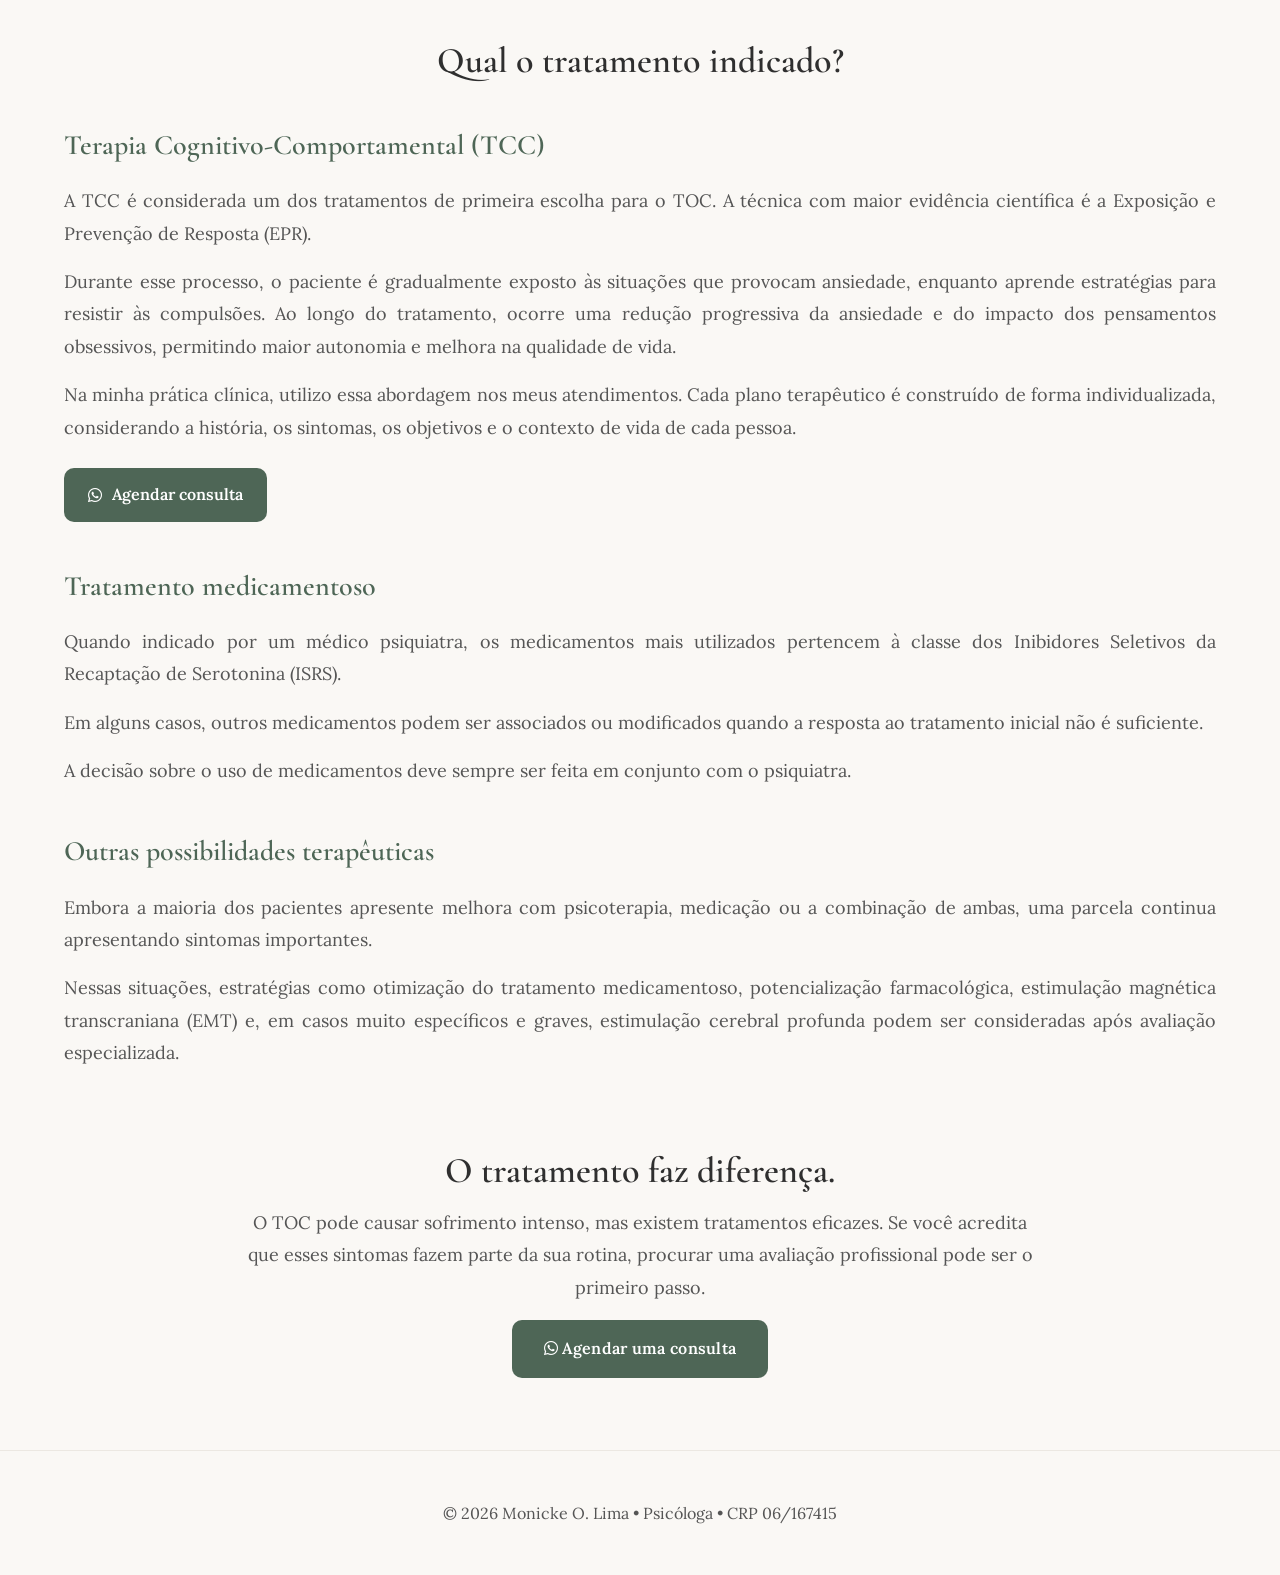
<file: pages/toc.html>
<!DOCTYPE html>
<html lang="pt-BR">
<head>
<meta charset="UTF-8">
<meta name="viewport" content="width=device-width, initial-scale=1.0">
<title>TOC | Monicke O. Lima</title>
<link rel="stylesheet" href="../style.css">
<link rel="stylesheet" href="https://cdnjs.cloudflare.com/ajax/libs/font-awesome/6.7.2/css/all.min.css">
</head>
<body>

<header>
<nav class="container">
<div class="logo">
<h2>Monicke O. Lima</h2>
<p>Psicóloga | CRP 06/167415</p>
</div>
<a href="../index.html" class="botao">← Voltar ao site</a>
</nav>
</header>

<main>

<section>
<div class="container">
<div class="titulo-secao">
<h1>O que é o Transtorno Obsessivo-Compulsivo (TOC)?</h1>
</div>
</div>
</section>

<section>
<div class="container">
<p>O TOC é um transtorno mental caracterizado pela presença de obsessões e/ou compulsões.</p>
<p>As <strong>obsessões</strong> são pensamentos, imagens ou impulsos recorrentes e persistentes que surgem de forma involuntária, causando ansiedade, medo e culpa, enquanto as <strong>compulsões</strong> são comportamentos repetitivos/ritualizados ou atos mentais realizados na tentativa de reduzir essa ansiedade ou para evitar que algo temido aconteça. Embora possam trazer alívio temporário, geralmente mantêm o ciclo do transtorno ao longo do tempo.</p>
<p>É importante ressaltar que muitas pessoas apresentam pensamentos intrusivos e comportamentos repetitivos. O diagnóstico de TOC depende da intensidade, da frequência e do impacto desses sintomas no funcionamento cotidiano.</p>
</div>
</section>

<section id="sintomas">
<div class="container">
<div class="titulo-secao">
<h2>Quais são os sintomas do TOC?</h2>
</div>
<p class="texto-artigo">Uma das maiores dificuldades relacionadas ao diagnóstico do TOC é o estigma. Muitas pessoas acreditam que o transtorno está restrito à limpeza e à organização, quando, na realidade, existem diversas formas de apresentação. Essa visão limitada faz com que muitos indivíduos demorem anos para receber um diagnóstico correto e iniciar o tratamento adequado.</p>
<p class="texto-artigo">Os sintomas podem ser variados e também podem mudar ao longo do tempo, sendo os mais comuns listados abaixo:</p>

<div class="dimensao">
<h3>Dúvida e checagem</h3>
<ul>
<li>Conferir portas, janelas e fechaduras repetidamente.</li>
<li>Conferir gás, tomadas ou aparelhos elétricos.</li>
<li>Revisar mensagens, e-mails ou documentos diversas vezes.</li>
<li>Voltar para verificar se realizou determinada tarefa.</li>
<li>Buscar reasseguramento constante de familiares ou amigos.</li>
</ul>
</div>

<div class="dimensao">
<h3>Simetria, organização e fenômenos sensoriais</h3>
<ul>
<li>Necessidade intensa de alinhar objetos.</li>
<li>Repetir movimentos até que "pareçam certos".</li>
<li>Organização excessiva.</li>
<li>Incômodo intenso quando algo parece fora do lugar.</li>
<li>Necessidade de realizar ações até atingir uma sensação de completude.</li>
</ul>
</div>

<div class="dimensao">
<h3>Conteúdos agressivos, sexuais, religiosos e morais</h3>
<ul>
<li>Pensamentos agressivos ou violentos indesejados.</li>
<li>Pensamentos sexuais indesejados.</li>
<li>Medo de machucar alguém sem intenção.</li>
<li>Blasfêmias ou pensamentos considerados ofensivos à própria religião.</li>
<li>Dúvidas constantes sobre ser uma pessoa boa, ética ou moral.</li>
<li>Compulsões mentais para neutralizar esses pensamentos.</li>
</ul>
</div>

<div class="dimensao">
<h3>Contaminação e limpeza</h3>
<ul>
<li>Medo intenso de germes, vírus, sujeira ou substâncias químicas.</li>
<li>Lavagem excessiva das mãos.</li>
<li>Banhos longos ou repetitivos.</li>
<li>Limpeza ritualizada de objetos.</li>
<li>Evitação de pessoas, locais ou objetos considerados contaminados.</li>
</ul>
</div>

<div class="dimensao">
<h3>Acumulação</h3>
<ul>
<li>Dificuldade intensa para descartar objetos.</li>
<li>Guardar itens sem utilidade por medo de precisar deles no futuro.</li>
<li>Acúmulo de objetos que interfere no uso dos ambientes.</li>
</ul>
</div>

<div class="dimensao">
<h3>Outros sintomas frequentes</h3>
<ul>
<li>Contagem mental.</li>
<li>Repetição silenciosa de palavras ou frases.</li>
<li>Necessidade de confessar pensamentos.</li>
<li>Busca constante por certeza absoluta.</li>
<li>Rituais exclusivamente mentais.</li>
<li>Evitação de situações que desencadeiam obsessões.</li>
<li>Pedidos frequentes de tranquilização.</li>
</ul>
</div>

<div class="observacao">
<p>Cada pessoa pode apresentar uma combinação única desses sintomas. Reconhecer essa diversidade é essencial para combater o estigma, compreender o diagnóstico e possibilitar um tratamento adequado.</p>
</div>

</div>
</section>

<section>
<div class="container">
<h2>Como é feito o diagnóstico?</h2>
<p>O diagnóstico do TOC é clínico e deve ser realizado por um psicólogo ou médico psiquiatra com experiência na avaliação de transtornos mentais.</p>
<p>Durante a avaliação, o profissional busca compreender não apenas quais sintomas estão presentes, mas também como eles interferem na vida da pessoa. São investigados o conteúdo das obsessões, os tipos de compulsões, a frequência dos sintomas, o tempo gasto diariamente com os rituais e o impacto causado nas diferentes áreas da vida, como trabalho, estudos, relacionamentos e lazer.</p>
<p>Se necessário, podem ser utilizados instrumentos padronizados além da entrevista clínica para auxiliar na avaliação da gravidade dos sintomas e acompanhar a evolução do tratamento.</p>
<p>O diagnóstico correto é fundamental para que o tratamento seja planejado de forma correta e individualizada. Como o TOC pode se manifestar de maneiras muito diferentes, compreender o perfil de sintomas de cada pessoa permite escolher as estratégias terapêuticas adequadas e aumentar as chances de sucesso do tratamento.</p>
</div>
</section>

<section id="tratamento">
<div class="container">
<div class="titulo-secao">
<h2>Qual o tratamento indicado?</h2>
</div>

<div class="bloco-tratamento">
<h3>Terapia Cognitivo-Comportamental (TCC)</h3>
<p>A TCC é considerada um dos tratamentos de primeira escolha para o TOC. A técnica com maior evidência científica é a Exposição e Prevenção de Resposta (EPR).</p>
<p>Durante esse processo, o paciente é gradualmente exposto às situações que provocam ansiedade, enquanto aprende estratégias para resistir às compulsões. Ao longo do tratamento, ocorre uma redução progressiva da ansiedade e do impacto dos pensamentos obsessivos, permitindo maior autonomia e melhora na qualidade de vida.</p>
<p>Na minha prática clínica, utilizo essa abordagem nos meus atendimentos. Cada plano terapêutico é construído de forma individualizada, considerando a história, os sintomas, os objetivos e o contexto de vida de cada pessoa.</p>
<a href="https://wa.me/5511976210962?text=Olá,%20Monicke!%20Gostaria%20de%20mais%20informações%20sobre%20consulta." target="_blank" class="botao-whatsapp">
<i class="fa-brands fa-whatsapp"></i>
Agendar consulta
</a>
</div>

<div class="bloco-tratamento">
<h3>Tratamento medicamentoso</h3>
<p>Quando indicado por um médico psiquiatra, os medicamentos mais utilizados pertencem à classe dos Inibidores Seletivos da Recaptação de Serotonina (ISRS).</p>
<p>Em alguns casos, outros medicamentos podem ser associados ou modificados quando a resposta ao tratamento inicial não é suficiente.</p>
<p>A decisão sobre o uso de medicamentos deve sempre ser feita em conjunto com o psiquiatra.</p>
</div>

<div class="bloco-tratamento">
<h3>Outras possibilidades terapêuticas</h3>
<p>Embora a maioria dos pacientes apresente melhora com psicoterapia, medicação ou a combinação de ambas, uma parcela continua apresentando sintomas importantes.</p>
<p>Nessas situações, estratégias como otimização do tratamento medicamentoso, potencialização farmacológica, estimulação magnética transcraniana (EMT) e, em casos muito específicos e graves, estimulação cerebral profunda podem ser consideradas após avaliação especializada.</p>
</div>

</div>
</section>

<section>
<div class="container">
<div class="titulo-secao">
<h2>O tratamento faz diferença.</h2>
<p>O TOC pode causar sofrimento intenso, mas existem tratamentos eficazes. Se você acredita que esses sintomas fazem parte da sua rotina, procurar uma avaliação profissional pode ser o primeiro passo.</p>
<a href="https://wa.me/5511976210962" target="_blank" class="botao">
<i class="fa-brands fa-whatsapp"></i>
Agendar uma consulta
</a>
</div>
</div>
</section>

</main>

<footer>
<div class="container">
<p>© 2026 Monicke O. Lima • Psicóloga • CRP 06/167415</p>
</div>
</footer>

</body>
</html>
</file>
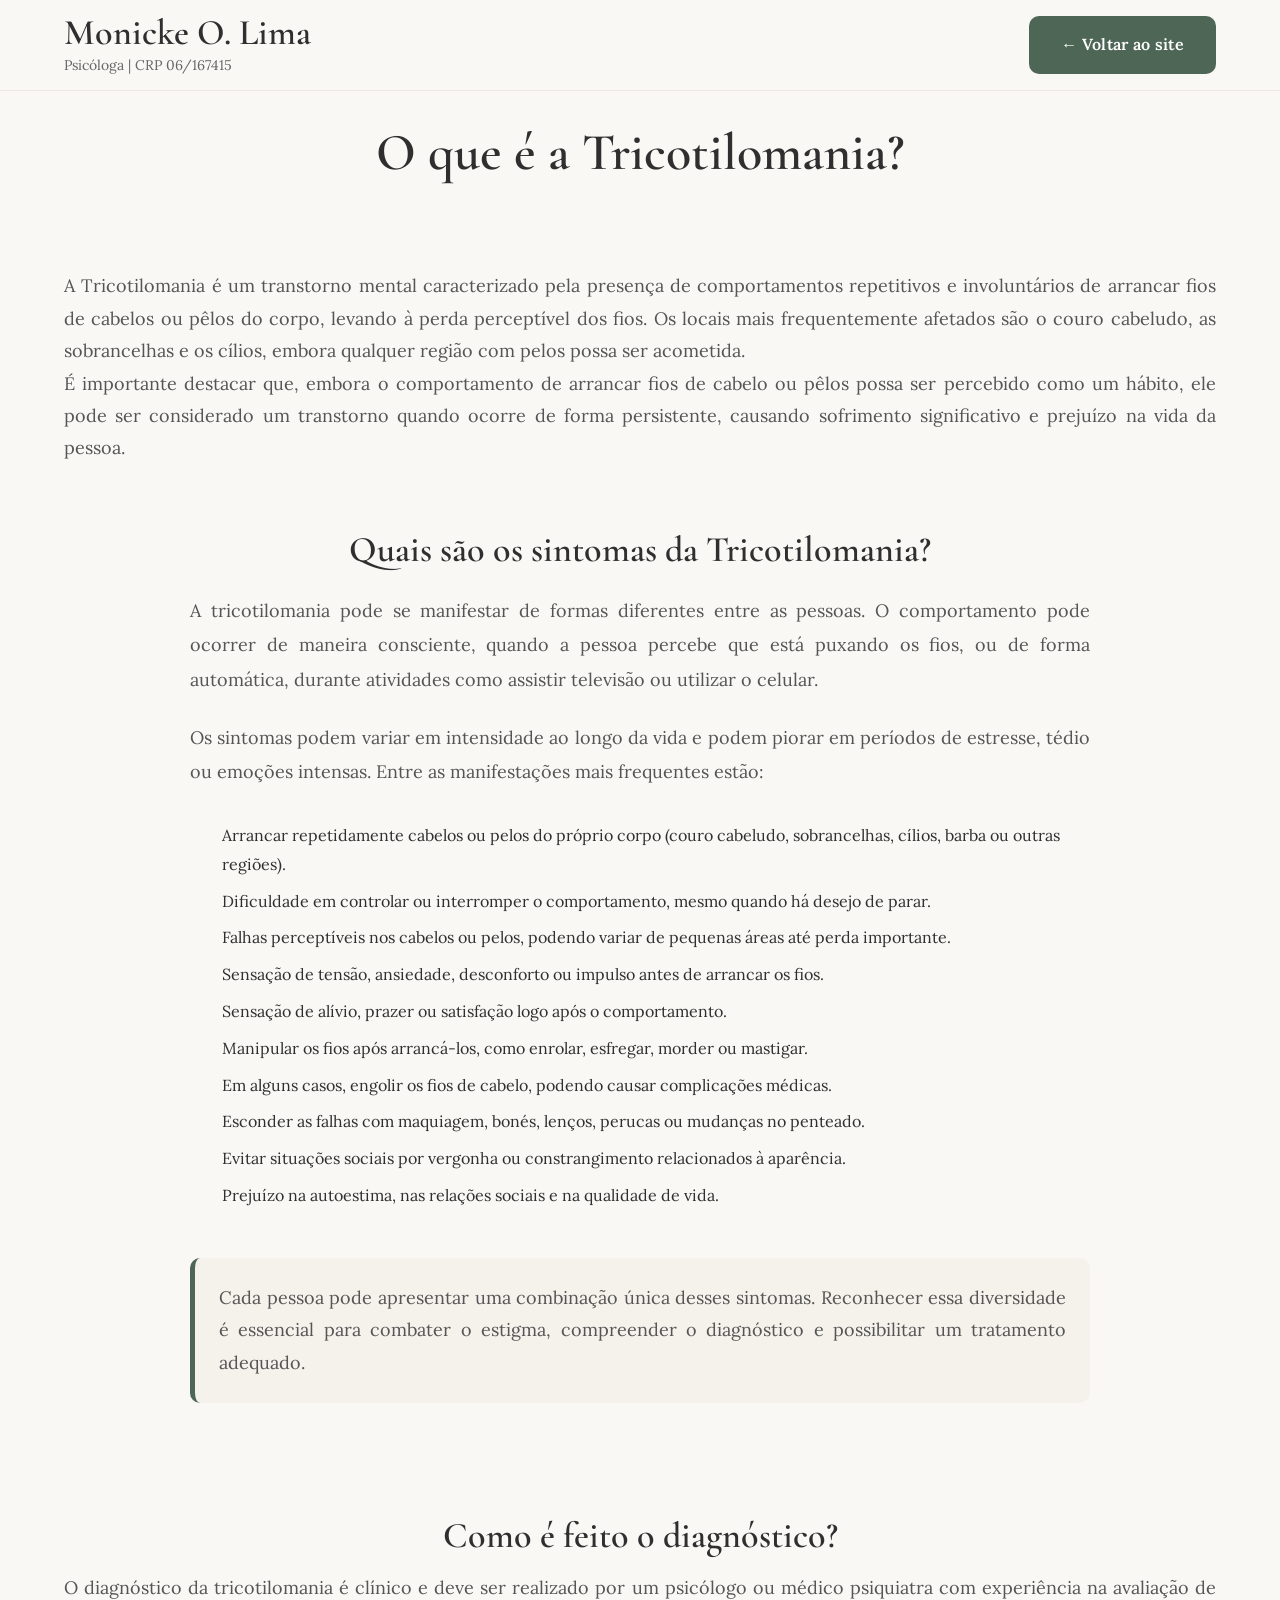
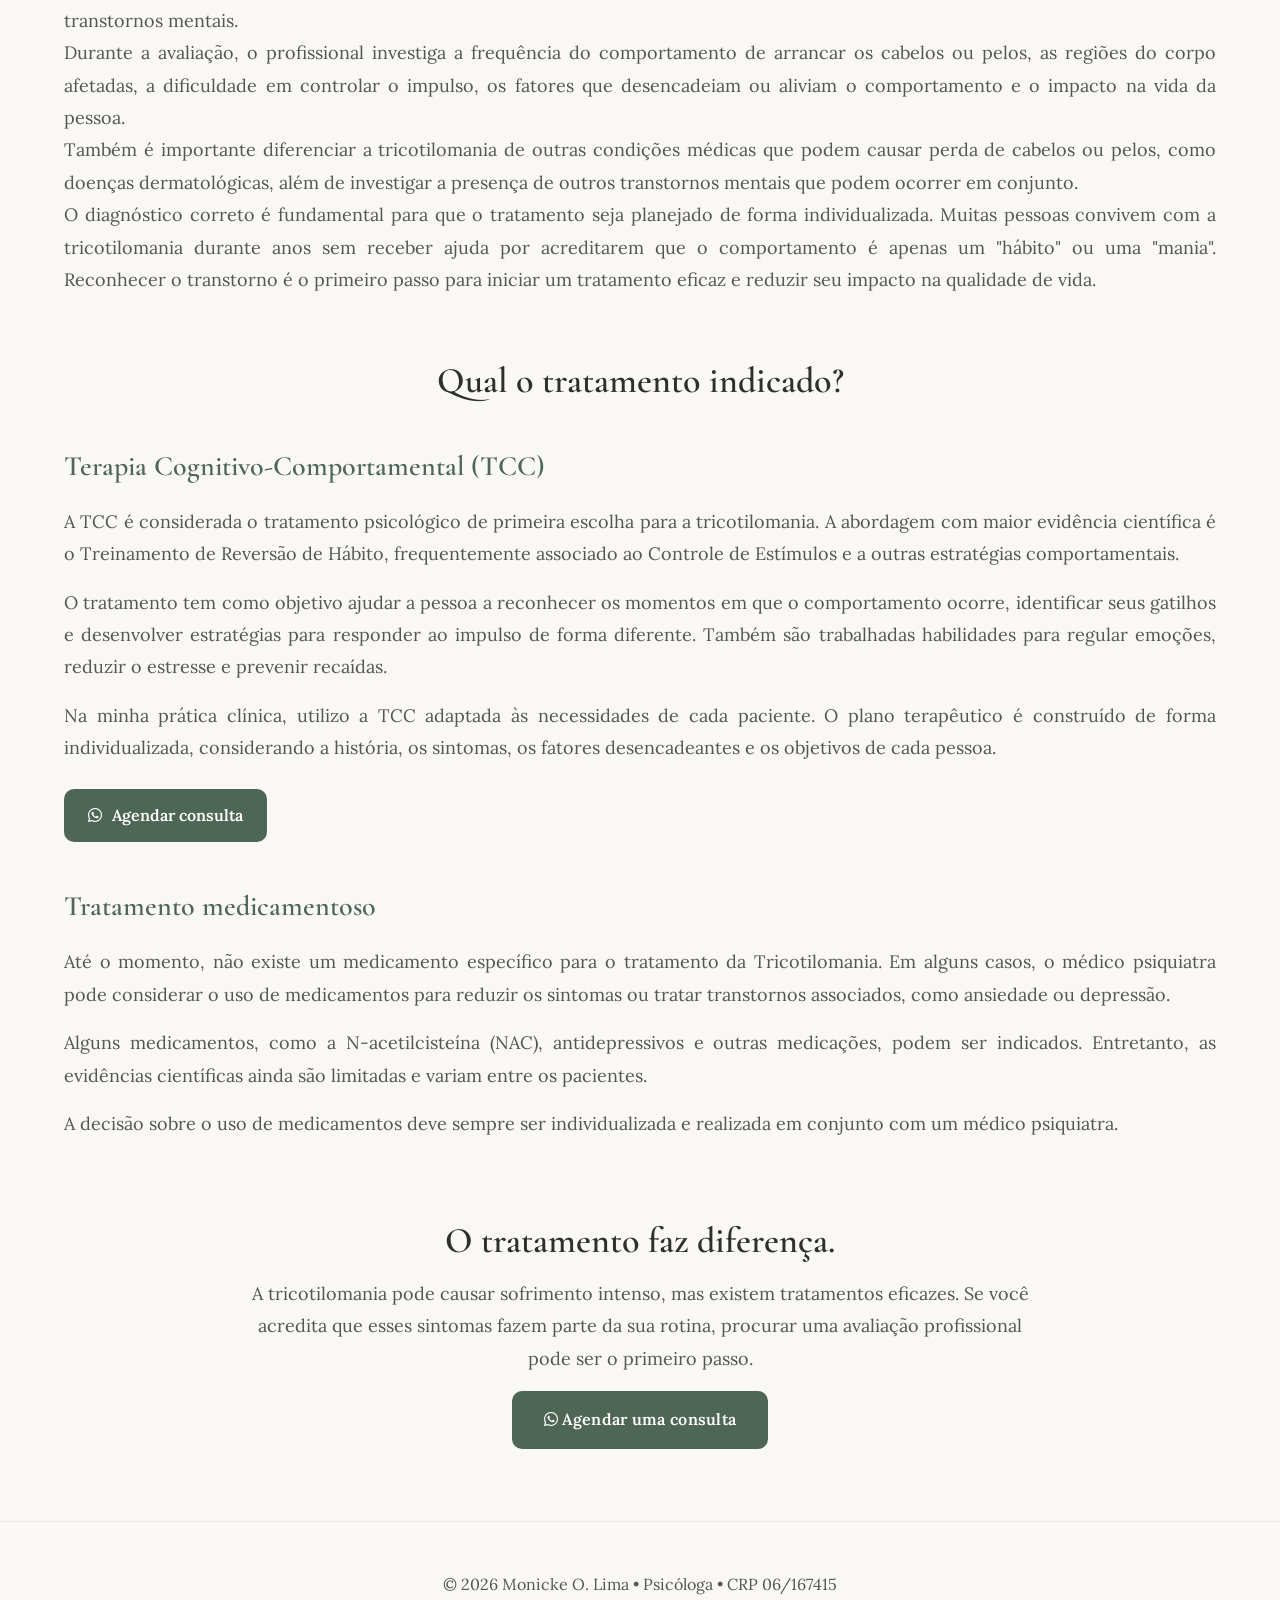
<file: pages/tricotilomania.html>
<!DOCTYPE html>
<html lang="pt-BR">
<head>
<meta charset="UTF-8">
<meta name="viewport" content="width=device-width, initial-scale=1.0">
<title>Tricotilomania | Monicke O. Lima</title>
<link rel="stylesheet" href="../style.css">
<link rel="stylesheet" href="https://cdnjs.cloudflare.com/ajax/libs/font-awesome/6.7.2/css/all.min.css">
</head>
<body>

<header>
<nav class="container">
<div class="logo">
<h2>Monicke O. Lima</h2>
<p>Psicóloga | CRP 06/167415</p>
</div>
<a href="../index.html" class="botao">← Voltar ao site</a>
</nav>
</header>

<main>

<section>
<div class="container">
<div class="titulo-secao">
<h1>O que é a Tricotilomania?</h1>
</div>
</div>
</section>

<section>
<div class="container">
<p>A Tricotilomania é um transtorno mental caracterizado pela presença de comportamentos repetitivos e involuntários de arrancar fios de cabelos ou pêlos do corpo, levando à perda perceptível dos fios. Os locais mais frequentemente afetados são o couro cabeludo, as sobrancelhas e os cílios, embora qualquer região com pelos possa ser acometida.</p>
<p>É importante destacar que, embora o comportamento de arrancar fios de cabelo ou pêlos possa ser percebido como um hábito, ele pode ser considerado um transtorno quando ocorre de forma persistente, causando sofrimento significativo e prejuízo na vida da pessoa.</p>
</div>
</section>

<section id="sintomas">
<div class="container">
<div class="titulo-secao">
<h2>Quais são os sintomas da Tricotilomania?</h2>
</div>
<p class="texto-artigo">A tricotilomania pode se manifestar de formas diferentes entre as pessoas. O comportamento pode ocorrer de maneira consciente, quando a pessoa percebe que está puxando os fios, ou de forma automática, durante atividades como assistir televisão ou utilizar o celular.</p>
<p class="texto-artigo">Os sintomas podem variar em intensidade ao longo da vida e podem piorar em períodos de estresse, tédio ou emoções intensas. Entre as manifestações mais frequentes estão:</p>
<div class="dimensao">
<ul>
<li>Arrancar repetidamente cabelos ou pelos do próprio corpo (couro cabeludo, sobrancelhas, cílios, barba ou outras regiões).</li>
<li>Dificuldade em controlar ou interromper o comportamento, mesmo quando há desejo de parar.</li>
<li>Falhas perceptíveis nos cabelos ou pelos, podendo variar de pequenas áreas até perda importante.</li>
<li>Sensação de tensão, ansiedade, desconforto ou impulso antes de arrancar os fios.</li>
<li>Sensação de alívio, prazer ou satisfação logo após o comportamento.</li>
<li>Manipular os fios após arrancá-los, como enrolar, esfregar, morder ou mastigar.</li>
<li>Em alguns casos, engolir os fios de cabelo, podendo causar complicações médicas.</li>
<li>Esconder as falhas com maquiagem, bonés, lenços, perucas ou mudanças no penteado.</li>
<li>Evitar situações sociais por vergonha ou constrangimento relacionados à aparência.</li>
<li>Prejuízo na autoestima, nas relações sociais e na qualidade de vida.</li>
</ul>
</div>
<div class="observacao">
<p>Cada pessoa pode apresentar uma combinação única desses sintomas. Reconhecer essa diversidade é essencial para combater o estigma, compreender o diagnóstico e possibilitar um tratamento adequado.</p>
</div>
</div>
</section>

<section>
<div class="container">
<h2>Como é feito o diagnóstico?</h2>
<p>O diagnóstico da tricotilomania é clínico e deve ser realizado por um psicólogo ou médico psiquiatra com experiência na avaliação de transtornos mentais.</p>
<p>Durante a avaliação, o profissional investiga a frequência do comportamento de arrancar os cabelos ou pelos, as regiões do corpo afetadas, a dificuldade em controlar o impulso, os fatores que desencadeiam ou aliviam o comportamento e o impacto na vida da pessoa.</p>
<p>Também é importante diferenciar a tricotilomania de outras condições médicas que podem causar perda de cabelos ou pelos, como doenças dermatológicas, além de investigar a presença de outros transtornos mentais que podem ocorrer em conjunto.</p>
<p>O diagnóstico correto é fundamental para que o tratamento seja planejado de forma individualizada. Muitas pessoas convivem com a tricotilomania durante anos sem receber ajuda por acreditarem que o comportamento é apenas um "hábito" ou uma "mania". Reconhecer o transtorno é o primeiro passo para iniciar um tratamento eficaz e reduzir seu impacto na qualidade de vida.</p>
</div>
</section>

<section id="tratamento">
<div class="container">
<div class="titulo-secao">
<h2>Qual o tratamento indicado?</h2>
</div>

<div class="bloco-tratamento">
<h3>Terapia Cognitivo-Comportamental (TCC)</h3>
<p>A TCC é considerada o tratamento psicológico de primeira escolha para a tricotilomania. A abordagem com maior evidência científica é o Treinamento de Reversão de Hábito, frequentemente associado ao Controle de Estímulos e a outras estratégias comportamentais.</p>
<p>O tratamento tem como objetivo ajudar a pessoa a reconhecer os momentos em que o comportamento ocorre, identificar seus gatilhos e desenvolver estratégias para responder ao impulso de forma diferente. Também são trabalhadas habilidades para regular emoções, reduzir o estresse e prevenir recaídas.</p>
<p>Na minha prática clínica, utilizo a TCC adaptada às necessidades de cada paciente. O plano terapêutico é construído de forma individualizada, considerando a história, os sintomas, os fatores desencadeantes e os objetivos de cada pessoa.</p>
<a href="https://wa.me/5511976210962?text=Olá,%20Monicke!%20Gostaria%20de%20mais%20informações%20sobre%20consulta." target="_blank" class="botao-whatsapp">
<i class="fa-brands fa-whatsapp"></i>
Agendar consulta
</a>
</div>

<div class="bloco-tratamento">
<h3>Tratamento medicamentoso</h3>
<p>Até o momento, não existe um medicamento específico para o tratamento da Tricotilomania. Em alguns casos, o médico psiquiatra pode considerar o uso de medicamentos para reduzir os sintomas ou tratar transtornos associados, como ansiedade ou depressão.</p>
<p>Alguns medicamentos, como a N-acetilcisteína (NAC), antidepressivos e outras medicações, podem ser indicados. Entretanto, as evidências científicas ainda são limitadas e variam entre os pacientes.</p>
<p>A decisão sobre o uso de medicamentos deve sempre ser individualizada e realizada em conjunto com um médico psiquiatra.</p>
</div>

</div>
</section>

<section>
<div class="container">
<div class="titulo-secao">
<h2>O tratamento faz diferença.</h2>
<p>A tricotilomania pode causar sofrimento intenso, mas existem tratamentos eficazes. Se você acredita que esses sintomas fazem parte da sua rotina, procurar uma avaliação profissional pode ser o primeiro passo.</p>
<a href="https://wa.me/5511976210962" target="_blank" class="botao">
<i class="fa-brands fa-whatsapp"></i>
Agendar uma consulta
</a>
</div>
</div>
</section>

</main>

<footer>
<div class="container">
<p>© 2026 Monicke O. Lima • Psicóloga • CRP 06/167415</p>
</div>
</footer>

</body>
</html>
</file>
<file: style.css>
/* ==============================
   FONTES
================================= */

@import url('https://fonts.googleapis.com/css2?family=Cormorant+Garamond:wght@500;600;700&family=Lora:wght@400;500;600&family=Poppins:wght@600;700&display=swap');/* ==============================
   VARIÁVEIS
================================= */

:root{

    /* Cores */
    --cor-principal:#4E6656;
    --cor-principal-escura:#435949;
    --cor-fundo:#FAF8F5;
    --cor-fundo-card:#F5F2EC;
    --cor-borda:#ece8e2;
    --cor-texto:#2F2F2F;
    --cor-texto-suave:#555;
    --cor-texto-claro:#666;
    --cor-texto-discreto:#8d8d8d;

    /* Tipografia */
    --fonte-titulo:"Cormorant Garamond", serif;
    --fonte-texto:"Lora", serif;
    --fonte-numero:"Poppins", sans-serif;

    /* Escala de títulos (Cormorant Garamond) */
    --fs-h1:3.25rem;       /* 52px — título do hero */
    --fs-h2:2.25rem;       /* 36px — título de seção */
    --fs-h3-lg:1.75rem;    /* 28px — subtítulos maiores (tratamento, dimensão) */
    --fs-h3:1.5rem;        /* 24px — títulos de card / passo / timeline */
    --fs-numero:1.75rem;   /* 28px — número grande (capítulo, passo) */

    /* Escala de texto (Manrope) */
    --fs-destaque:1.25rem; /* 20px — parágrafo de destaque do hero */
    --fs-corpo:1.0625rem;  /* 17px — corpo de texto padrão nas seções */
    --fs-base:1rem;        /* 16px — texto de card */
    --fs-pequeno:0.875rem; /* 14px — legendas, rodapé, tag do logo */

    /* Espaçamento (escala consistente em múltiplos de 8px) */
    --sp-xs:8px;
    --sp-sm:16px;
    --sp-md:24px;
    --sp-lg:32px;
    --sp-xl:48px;

    --espaco-secao:32px;      /* respiro vertical padrão entre seções */
    --espaco-bloco:24px;      /* espaço entre título de seção e conteúdo */
}


/* ==============================
   RESET
================================= */

*{
    margin:0;
    padding:0;
    box-sizing:border-box;
}

html{
    scroll-behavior:smooth;
}

body{
    font-family:var(--fonte-texto);
    font-size:var(--fs-base);
    font-weight:400;
    line-height:1.6;
    background:var(--cor-fundo);
    color:var(--cor-texto);
}

img{
    width:100%;
    display:block;
}

a{
    text-decoration:none;
    color:inherit;
}

ul{
    list-style:none;
}


/* ==============================
   TIPOGRAFIA GLOBAL
================================= */

h1, h2, h3{
    font-family:var(--fonte-titulo);
    font-weight:600;
    line-height:1.15;
    color:var(--cor-texto);
}

h1{ font-size:var(--fs-h1); }
h2{ font-size:var(--fs-h2); }
h3{ font-size:var(--fs-h3); }

p{
    font-size:var(--fs-base);
    color:var(--cor-texto-suave);
    line-height:1.8;
}


/* ==============================
   CONTAINER
================================= */

.container{
    width:min(1200px,90%);
    margin:0 auto;
}


/* ==============================
   HEADER
================================= */

header{
    background:var(--cor-fundo);
    position:sticky;
    top:0;
    z-index:1000;
    border-bottom:1px solid var(--cor-borda);
}

nav{
    display:flex;
    justify-content:space-between;
    align-items:center;
    min-height:85px;
}

.logo h2{
    font-size:2.25rem; /* 36px */
    font-weight:600;
}

.logo p{
    color:var(--cor-texto-claro);
    font-size:var(--fs-pequeno);
}

nav ul{
    display:flex;
    gap:var(--sp-md);
}

nav li{
    font-size:0.9375rem; /* 15px */
    font-weight:500;
}

nav a{
    transition:.25s;
}

nav a:hover{
    color:var(--cor-principal);
}


/* ==============================
   BOTÕES
================================= */

.botao{
    display:inline-block;
    margin:var(--sp-sm) 0;
    background:var(--cor-principal);
    color:white;
    padding:16px 32px;
    border-radius:10px;
    font-weight:600;
    letter-spacing:.3px;
    transition:.3s;
}

.botao:hover{
    transform:translateY(-3px);
}

.botao-menu{
    display:flex;
    align-items:center;
    gap:var(--sp-xs);
    background:var(--cor-principal);
    color:#fff;
    padding:12px 22px;
    border-radius:10px;
    font-weight:600;
    transition:.3s;
}

.botao-menu:hover{
    background:var(--cor-principal-escura);
    transform:translateY(-2px);
}

.botao-whatsapp{
    display:inline-flex;
    align-items:center;
    gap:10px;
    margin-top:var(--sp-xs);
    padding:14px 24px;
    background:var(--cor-principal);
    color:#fff;
    border-radius:10px;
    font-weight:600;
    transition:.3s;
}

.botao-whatsapp:hover{
    transform:translateY(-3px);
}


/* ==============================
   HERO
================================= */

#hero{
    padding:48px 0 var(--espaco-secao);
}

.hero-container{
    display:grid;
    grid-template-columns:1.1fr .9fr;
    gap:64px;
    align-items:center;
}

.hero-texto h1{
    margin-bottom:var(--sp-md);
}

.hero-texto p{
    font-size:var(--fs-destaque);
    color:var(--cor-texto-claro);
    line-height:1.7;
    margin-bottom:var(--sp-md);
}

.hero-imagem{
    display:flex;
    justify-content:center;
}

.hero-imagem img{
    width:100%;
    max-width:560px;
    height:620px;
    object-fit:cover;
    object-position:center;
    border-radius:24px;
    box-shadow:0 20px 45px rgba(0,0,0,.08);
}


/* ==============================
   TODAS AS SEÇÕES
================================= */

section{
    padding:var(--espaco-secao) 0;
}

section h2{
    text-align:center;
    margin-bottom:var(--sp-sm);
}

.titulo-secao{
    text-align:center;
    max-width:800px;
    margin:0 auto var(--espaco-bloco);
}



/* ==============================
   ÁREAS DE ATUAÇÃO / FILOSOFIA (cards)
================================= */

.cards{
    display:grid;
    grid-template-columns:repeat(4,1fr);
    gap:var(--sp-lg);
}

.card{
    background:white;
    padding:var(--sp-xl);
    border-radius:22px;
    border:1px solid var(--cor-borda);
    transition:.3s;
}

.card:hover{
    transform:translateY(-10px);
    box-shadow:0 20px 40px rgba(0,0,0,.06);
}

.card h3{
    margin-bottom:var(--sp-sm);
}

.card p{
    font-size:var(--fs-base);
}


/* ==============================
   SOBRE
================================= */

.sobre-container{
    display:grid;
    grid-template-columns:.8fr 1.2fr;
    gap:64px;
    align-items:center;
}

.sobre-imagem img{
    width:100%;
    border-radius:24px;
}

.moldura-foto{
    width: 420px;
    height: 420px;

    overflow: hidden;

    border-radius: 24px;

    box-shadow: 0 18px 40px rgba(0,0,0,.08);

    margin: 0 auto;
}

.moldura-foto img{

    width:100%;
    height:100%;

    object-fit:cover;

    object-position:60% 20%;

    display:block;
}


.sobre-texto h2{
    text-align:left;
    margin-bottom:var(--sp-md);
}

.sobre-texto p{
    margin-bottom:var(--sp-sm);
}


/* ==============================
   COMO FUNCIONA
================================= */

.passos{
    display:grid;
    grid-template-columns:repeat(4,1fr);
    gap:var(--sp-lg);
    margin-top:var(--sp-md);
}

.passo{
    text-align:center;
    position:relative;
}

.numero{
    width:64px;
    height:64px;
    margin:0 auto var(--sp-md);
    border-radius:50%;
    background:var(--cor-principal);
    color:white;
    display:flex;
    align-items:center;
    justify-content:center;
    font-family:var(--fonte-numero);
    font-size:var(--fs-numero);
    font-weight:700;
}

.passo h3{
    margin-bottom:var(--sp-sm);
}

.observacao-final{
    max-width:900px;
    margin:var(--espaco-bloco) auto 0;
    text-align:center;
}

.observacao-final p{
    margin-bottom:var(--sp-sm);
}


/* ==============================
   TRAJETÓRIA
================================= */

.timeline{
    max-width:1000px;
    margin:var(--espaco-bloco) auto 0;
}

.timeline-item{
    display:grid;
    grid-template-columns:200px 1fr;
    gap:48px;
    padding:var(--sp-xl) 0;
    border-bottom:1px solid var(--cor-borda);
    align-items:flex-start;
}

.timeline-item:last-child{
    border-bottom:none;
}

.timeline-capitulo{
    font-family:var(--fonte-titulo);
    font-size:var(--fs-h3-lg);
    font-weight:600;
    color:var(--cor-principal);
    text-align:right;
    line-height:1.3;
}

.timeline-conteudo p{
    margin-bottom:var(--sp-sm);
}

.timeline-conteudo p:last-child{
    margin-bottom:0;
}


/* ==============================
   CONHEÇA OS TRANSTORNOS
================================= */

#topicos-interessantes .cards{
    grid-template-columns:repeat(auto-fit,minmax(280px,1fr));
}

#topicos-interessantes .card{
    display:flex;
    flex-direction:column;
    justify-content:space-between;
    min-height:220px;
    cursor:pointer;
}

#topicos-interessantes .card:hover{
    transform:translateY(-8px);
    border-color:var(--cor-principal);
    box-shadow:0 18px 35px rgba(0,0,0,.08);
}

#topicos-interessantes .card::after{
    content:"Saiba mais →";
    display:block;
    margin-top:var(--sp-md);
    color:var(--cor-principal);
    font-weight:600;
}


/* ==============================
   PÁGINAS INTERNAS (artigos sobre transtornos)
================================= */

.texto-artigo{
    text-align:justify;
    max-width:900px;
    margin:0 auto var(--sp-md);
    line-height:1.9;
}

.dimensao{
    max-width:900px;
    margin:var(--sp-lg) auto;
}

.dimensao h3{
    font-size:var(--fs-h3-lg);
    color:var(--cor-principal);
    margin-bottom:var(--sp-sm);
}

.dimensao ul{
    margin-left:var(--sp-lg);
}

.dimensao li{
    margin-bottom:var(--sp-xs);
    line-height:1.8;
}

.observacao{
    max-width:900px;
    margin:var(--sp-xl) auto;
    padding:var(--sp-md);
    background:var(--cor-fundo-card);
    border-left:5px solid var(--cor-principal);
    border-radius:10px;
}

.observacao p{
    margin:0;
    text-align:justify;
}

/* Cards de destaque (ansiedade / alimentares / impulso) */
.ansiedade-card,
.alimentares-card,
.impulso-card{
    background:#ffffff;
    border-left:5px solid var(--cor-principal);
    padding:var(--sp-lg);
    margin:var(--sp-lg) 0;
    border-radius:12px;
    box-shadow:0 4px 12px rgba(0,0,0,.05);
}

.ansiedade-card h3,
.alimentares-card h3,
.impulso-card h3{
    margin-bottom:var(--sp-xs);
}


/* ==============================
   TRATAMENTO
================================= */

.bloco-tratamento{
    margin-top:var(--sp-xl);
}

.bloco-tratamento:first-of-type{
    margin-top:var(--sp-lg);
}

.bloco-tratamento h3{
    font-size:var(--fs-h3-lg);
    color:var(--cor-principal);
    margin-bottom:var(--sp-md);
}

.bloco-tratamento p{
    margin-bottom:var(--sp-sm);
    text-align:justify;
}


/* ==============================
   RODAPÉ
================================= */

footer{
    padding:var(--sp-xl) 0;
    border-top:1px solid var(--cor-borda);
    text-align:center;
    color:var(--cor-texto-claro);
    font-size:var(--fs-pequeno);
}


/* ==============================
   RESPONSIVO
================================= */

@media (max-width:900px){

    :root{
        --fs-h1:2.5rem;
        --fs-h2:1.875rem;
        --espaco-secao:32px;
    }

    .hero-container,
    .sobre-container{
        grid-template-columns:1fr;
        gap:var(--sp-xl);
    }

    .cards,
    .passos{
        grid-template-columns:repeat(2,1fr);
    }

    .timeline-item{
        grid-template-columns:1fr;
        gap:var(--sp-sm);
    }

    .timeline-capitulo{
        text-align:left;
    }

    nav ul{
        display:none;
    }
}

@media (max-width:560px){

    .cards,
    .passos{
        grid-template-columns:1fr;
    }
}

/* ==============================
   AGENDAMENTO
================================= */

.agendamento-container{
    display:grid;
    grid-template-columns:1.1fr .9fr;
    gap:64px;
    align-items:center;
}

.agendamento-texto h2,
.agendamento-texto p{
    text-align:left;
}

.agendamento-texto .botao{
    margin-right:var(--sp-sm);
}

.agendamento-imagem img{
    width:100%;
    border-radius:24px;
    box-shadow:0 20px 45px rgba(0,0,0,.08);
}

@media (max-width:900px){
    .agendamento-container{
        grid-template-columns:1fr;
        gap:var(--sp-xl);
    }
}

/* ==============================
   Corrigindo alinhamento de parágrafos em algumas seções
================================= */

section p{
    text-align: justify;
}

section p{

    font-size:18px;
    color:#555;
    line-height:1.8;
    text-align: justify;

}

.titulo-secao p{
    text-align: center;
}

footer p{
    text-align: center;
}

.hero-texto p{
    text-align: left;
}


@media (max-width: 768px){

    section p{
        text-align: justify;
    }

}

.cards .card p,
.passos .passo p{
    text-align: left;
}
</file>
